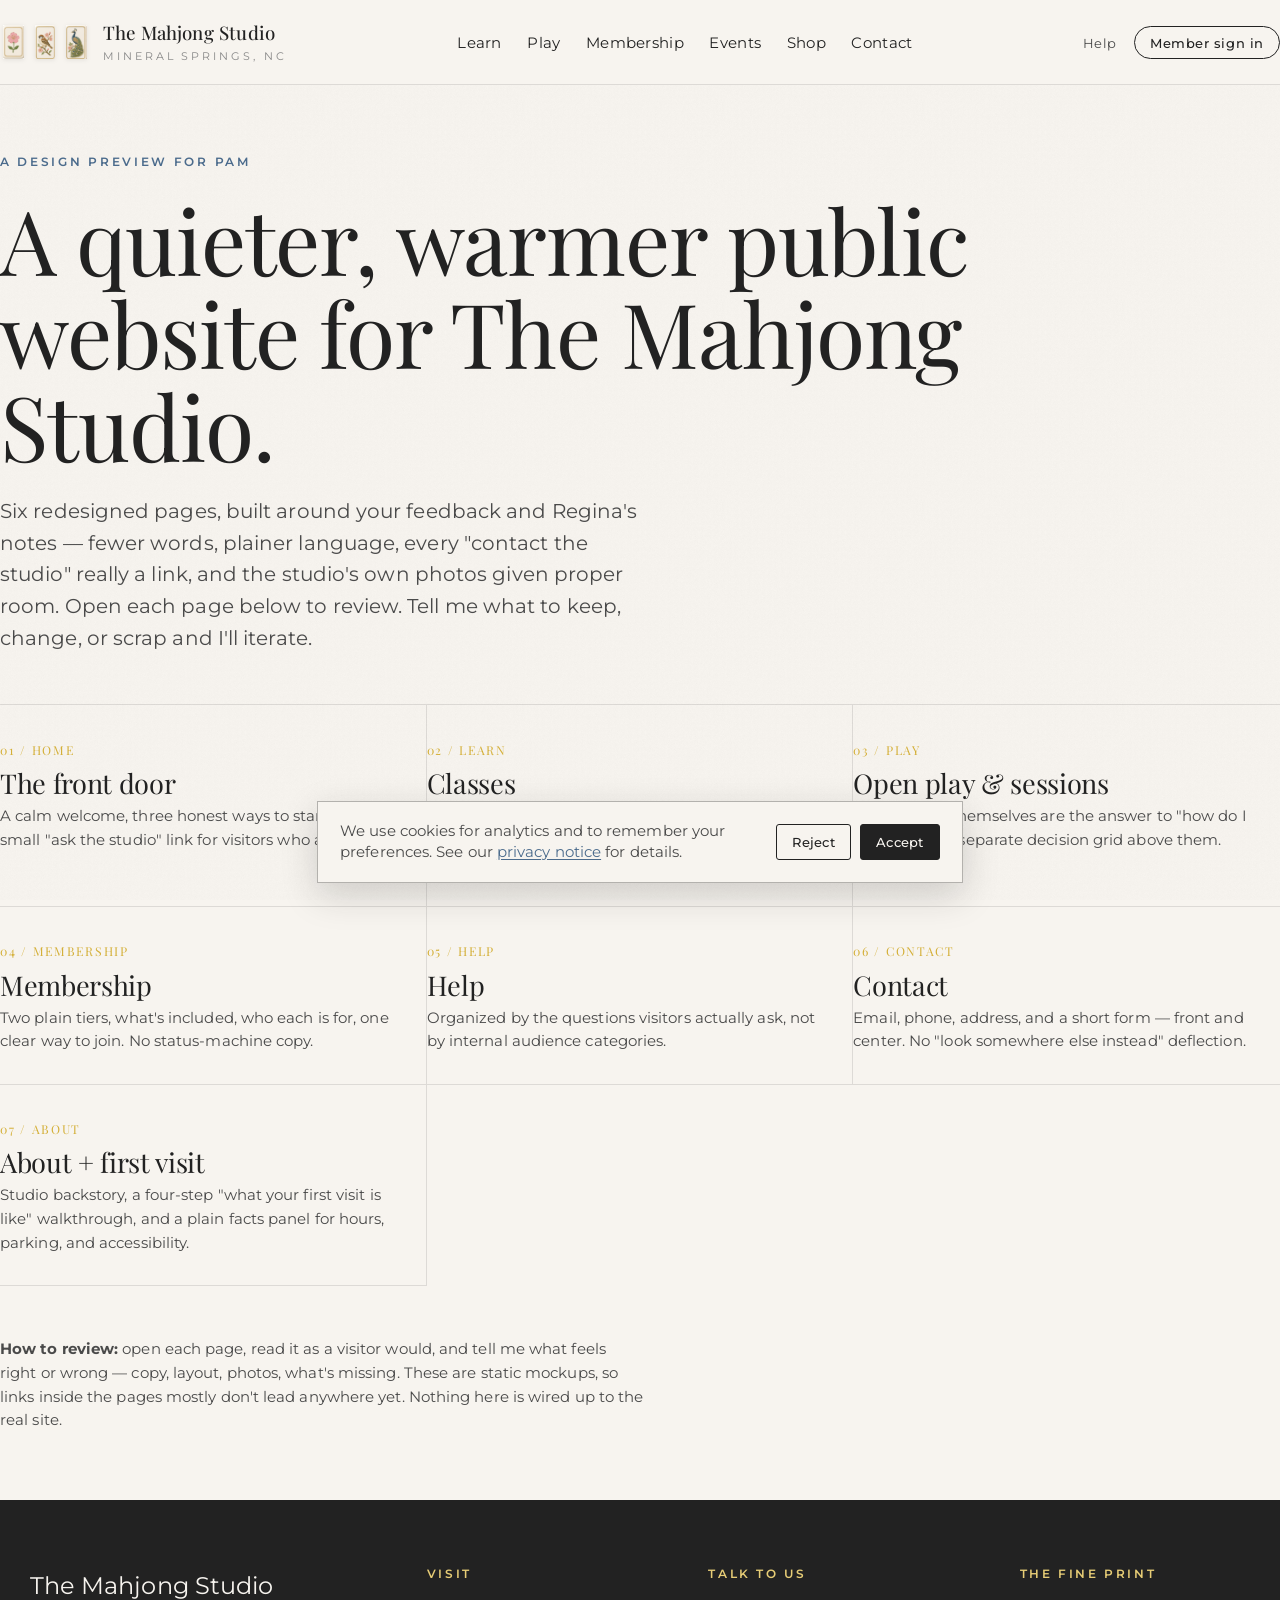
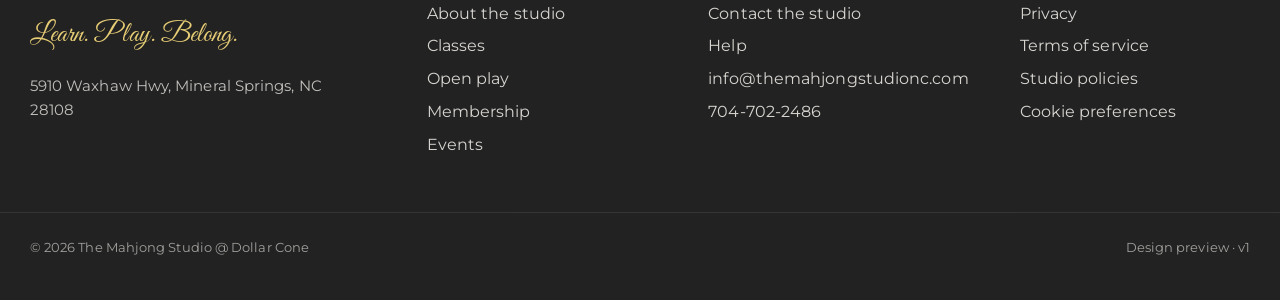
<file: index.html>
<!doctype html>
<html lang="en">
<head>
  <meta charset="utf-8" />
  <meta name="viewport" content="width=device-width, initial-scale=1" />
  <title>Public site redesign — design preview</title>
  <link rel="stylesheet" href="./_shared.css?v=3" />
</head>
<body>
  <header class="site-nav">
    <div class="shell row">
      <a class="brandmark" href="./index.html">
        <span class="tiles">
          <img src="./assets/mahjong-logo-tile-flower.png" alt="" />
          <img src="./assets/mahjong-logo-tile-sparrow.png" alt="" />
          <img src="./assets/mahjong-logo-tile-peacock.png" alt="" />
        </span>
        <span>
          <span class="name">The Mahjong Studio</span>
          <span class="loc">Mineral Springs, NC</span>
        </span>
      </a>
      <nav>
        <ul class="primary-nav">
          <li><a href="./classes.html">Learn</a></li>
          <li><a href="./sessions.html">Play</a></li>
          <li><a href="./membership.html">Membership</a></li>
          <li><a href="#">Events</a></li>
          <li><a href="#">Shop</a></li>
          <li><a href="./contact.html">Contact</a></li>
        </ul>
      </nav>
      <ul class="utility-nav">
        <li><a href="./help.html">Help</a></li>
        <li><a class="member" href="#">Member sign in</a></li>
      </ul>
    </div>
  </header>

  <main class="shell cover">
    <span class="eyebrow coral">A design preview for Pam</span>
    <h1 class="serif">A quieter, warmer public website for The Mahjong Studio.</h1>
    <p class="lede">
      Six redesigned pages, built around your feedback and Regina's notes — fewer words, plainer language,
      every "contact the studio" really a link, and the studio's own photos given proper room. Open each
      page below to review. Tell me what to keep, change, or scrap and I'll iterate.
    </p>

    <nav class="cover-grid" aria-label="Design previews">
      <a href="./home.html">
        <span class="num">01 / HOME</span>
        <h3>The front door</h3>
        <p>A calm welcome, three honest ways to start, and one small "ask the studio" link for visitors who aren't sure.</p>
      </a>
      <a href="./classes.html">
        <span class="num">02 / LEARN</span>
        <h3>Classes</h3>
        <p>Plain-language pathway for beginners and returning players, no "open for enrollment" or other system phrases.</p>
      </a>
      <a href="./sessions.html">
        <span class="num">03 / PLAY</span>
        <h3>Open play & sessions</h3>
        <p>The sessions themselves are the answer to "how do I choose" — no separate decision grid above them.</p>
      </a>
      <a href="./membership.html">
        <span class="num">04 / MEMBERSHIP</span>
        <h3>Membership</h3>
        <p>Two plain tiers, what's included, who each is for, one clear way to join. No status-machine copy.</p>
      </a>
      <a href="./help.html">
        <span class="num">05 / HELP</span>
        <h3>Help</h3>
        <p>Organized by the questions visitors actually ask, not by internal audience categories.</p>
      </a>
      <a href="./contact.html">
        <span class="num">06 / CONTACT</span>
        <h3>Contact</h3>
        <p>Email, phone, address, and a short form — front and center. No "look somewhere else instead" deflection.</p>
      </a>
      <a href="./about.html">
        <span class="num">07 / ABOUT</span>
        <h3>About + first visit</h3>
        <p>Studio backstory, a four-step "what your first visit is like" walkthrough, and a plain facts panel for hours, parking, and accessibility.</p>
      </a>
    </nav>

    <p style="margin-top: 3rem; color: var(--ink-soft); font-size: 0.9rem; max-width: 38rem;">
      <strong>How to review:</strong> open each page, read it as a visitor would, and tell me what feels right
      or wrong — copy, layout, photos, what's missing. These are static mockups, so links inside the pages
      mostly don't lead anywhere yet. Nothing here is wired up to the real site.
    </p>
  </main>

  <footer class="site-foot">
    <div class="shell row">
      <div>
        <span class="serif" style="font-size: 1.4rem;">The Mahjong Studio</span>
        <span class="tagline">Learn. Play. Belong.</span>
        <p style="font-size: 0.9rem; opacity: 0.75; max-width: 18rem;">
          5910 Waxhaw Hwy, Mineral Springs, NC 28108
        </p>
      </div>
      <div>
        <h4>Visit</h4>
        <a href="./about.html">About the studio</a>
        <a href="./classes.html">Classes</a>
        <a href="./sessions.html">Open play</a>
        <a href="./membership.html">Membership</a>
        <a href="#">Events</a>
      </div>
      <div>
        <h4>Talk to us</h4>
        <a href="./contact.html">Contact the studio</a>
        <a href="./help.html">Help</a>
        <a href="mailto:info@themahjongstudionc.com">info@themahjongstudionc.com</a>
        <a href="tel:7047022486">704-702-2486</a>
      </div>
      <div>
        <h4>The fine print</h4>
        <a href="#">Privacy</a>
        <a href="#">Terms of service</a>
        <a href="#">Studio policies</a>
        <a href="#">Cookie preferences</a>
      </div>
    </div>
    <div class="shell colophon">
      <span>© 2026 The Mahjong Studio @ Dollar Cone</span>
      <span>Design preview · v1</span>
    </div>
  </footer>

  <div class="cookie-banner" id="cookie-banner" role="region" aria-label="Cookie preferences">
    <p>We use cookies for analytics and to remember your preferences. See our <a href="#">privacy notice</a> for details.</p>
    <div class="actions">
      <button type="button" onclick="document.getElementById('cookie-banner').setAttribute('hidden','true'); try{localStorage.setItem('cookies','rejected');}catch(e){}">Reject</button>
      <button type="button" class="primary" onclick="document.getElementById('cookie-banner').setAttribute('hidden','true'); try{localStorage.setItem('cookies','accepted');}catch(e){}">Accept</button>
    </div>
  </div>
  <script>try{if(localStorage.getItem('cookies'))document.getElementById('cookie-banner').setAttribute('hidden','true');}catch(e){}</script>
</body>
</html>
</file>
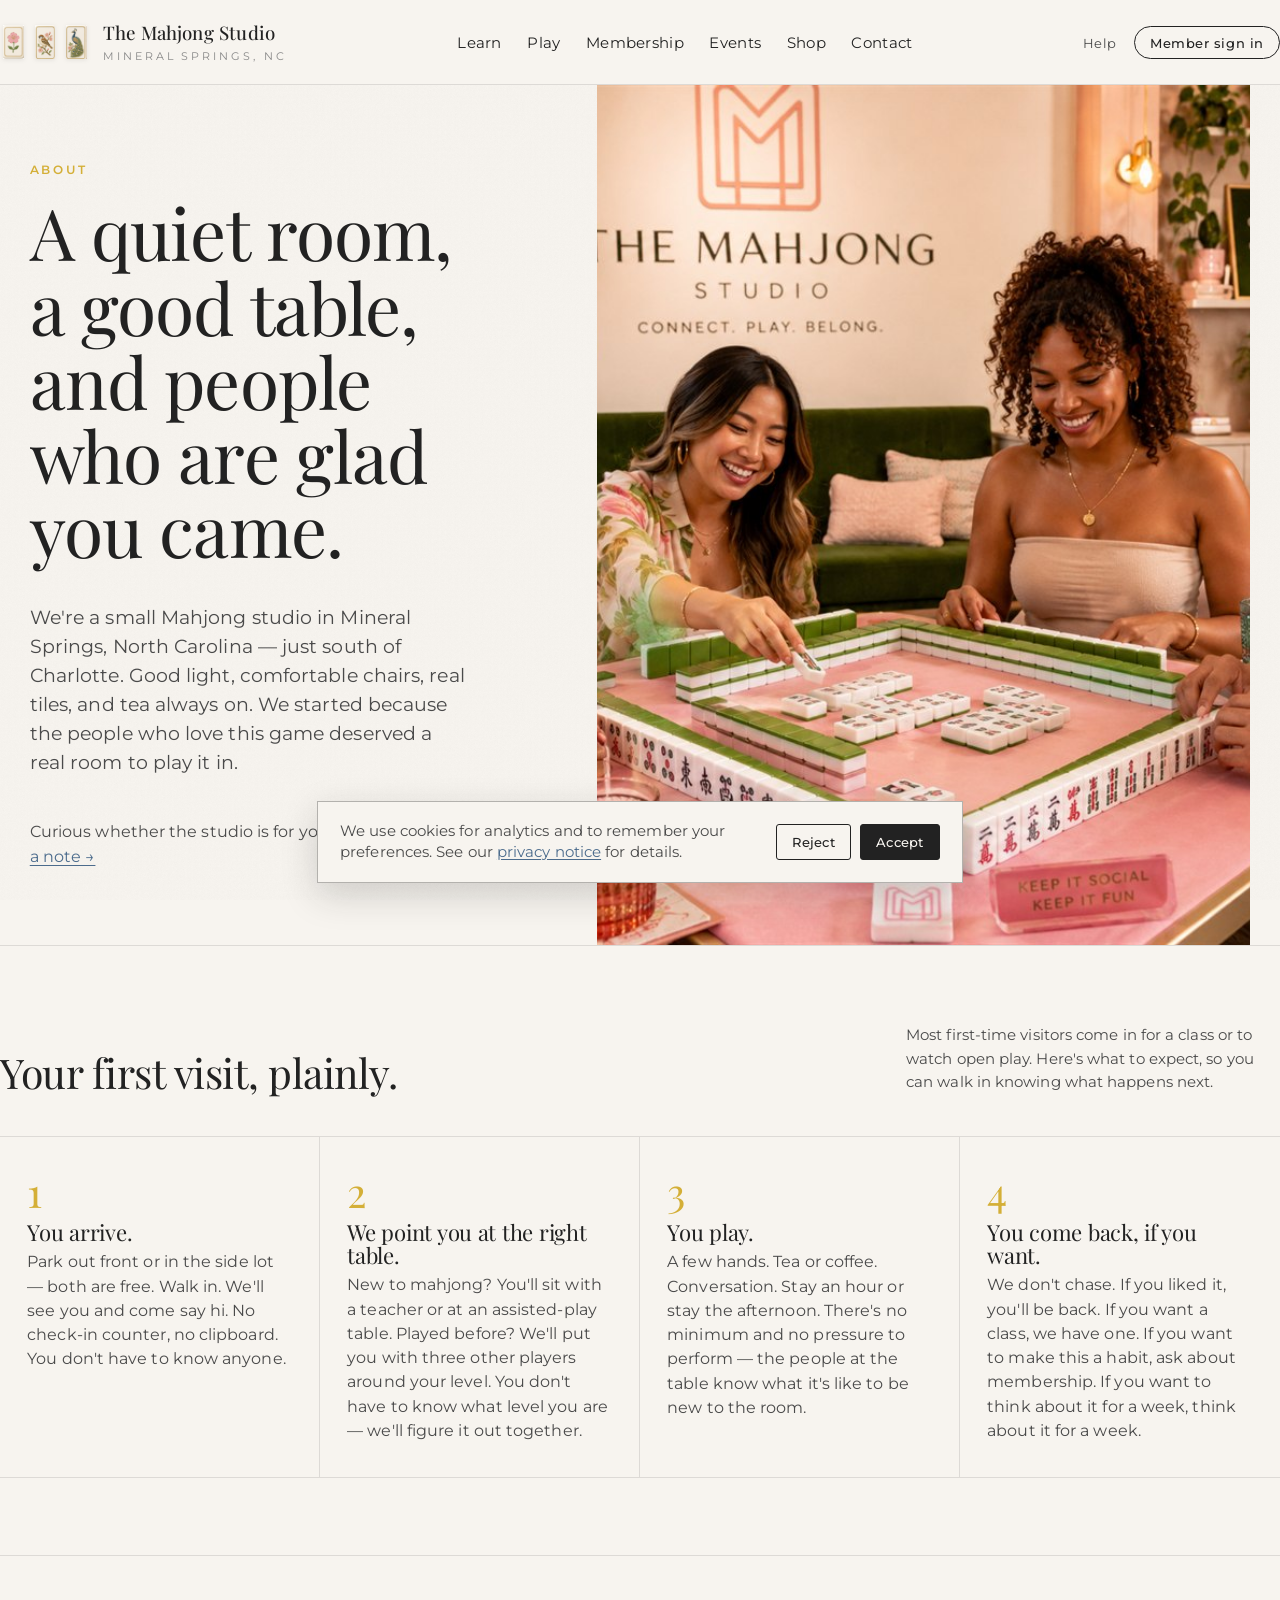
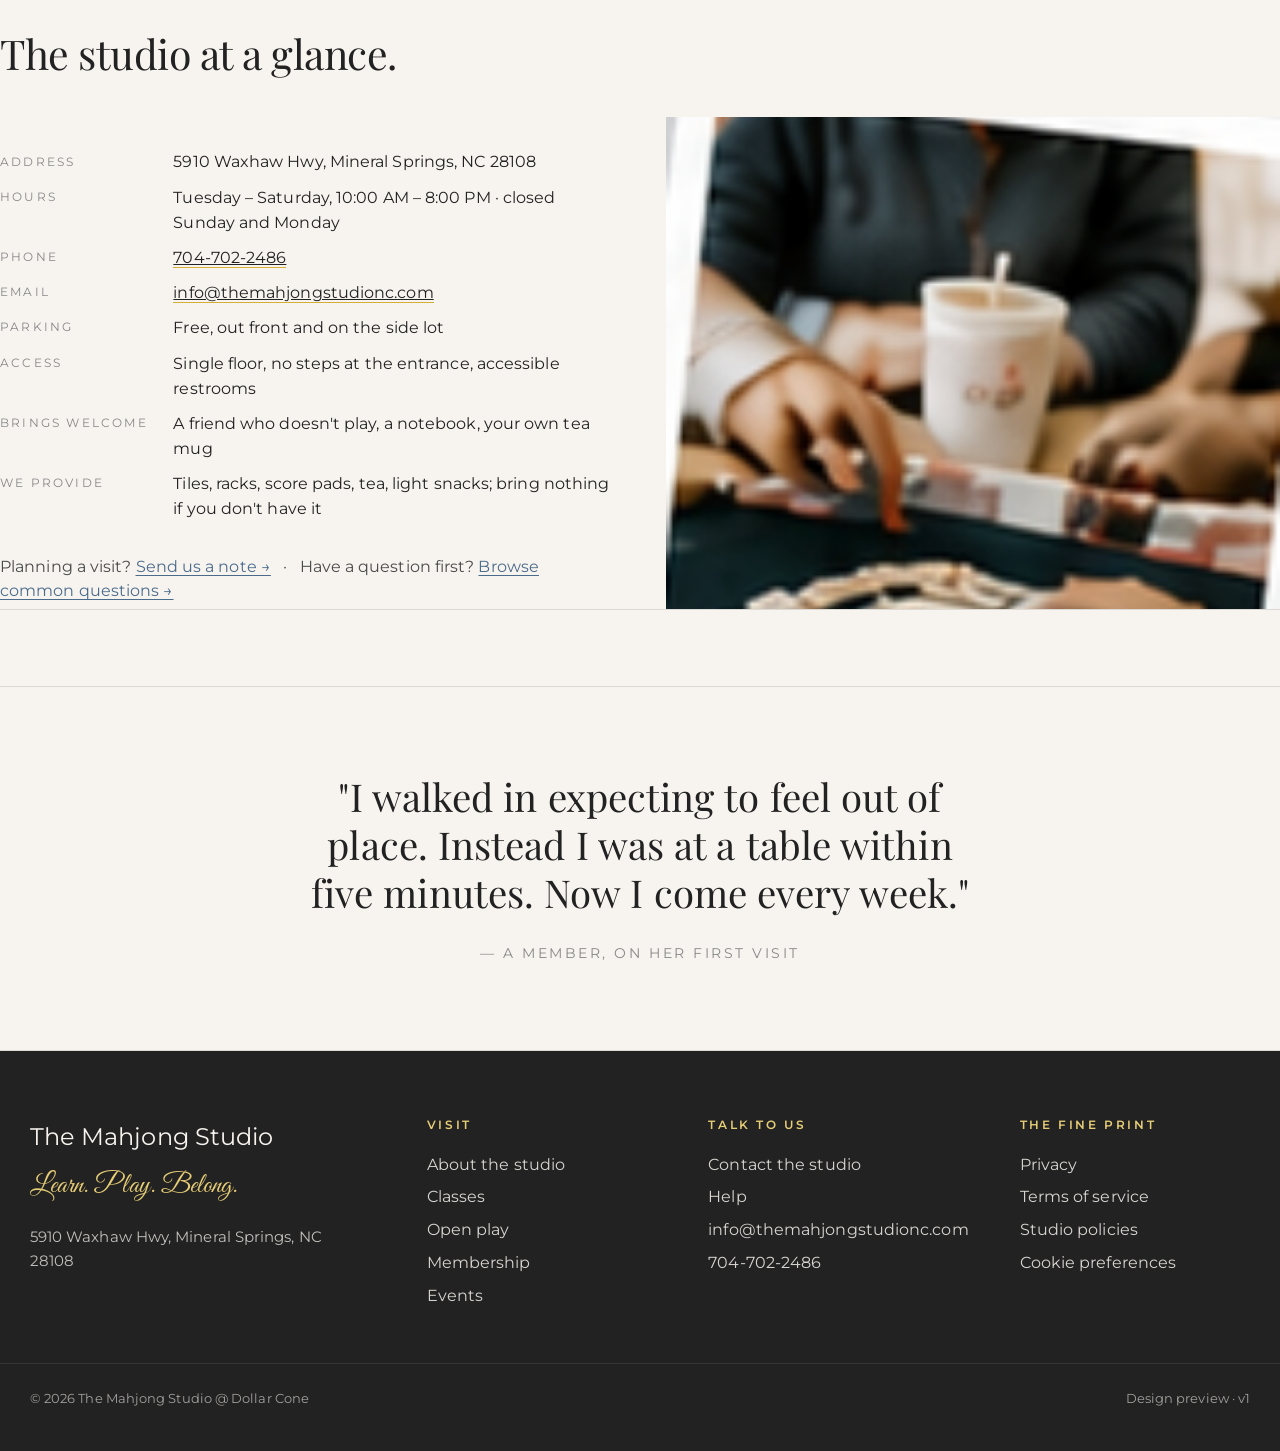
<file: about.html>
<!doctype html>
<html lang="en">
<head>
  <meta charset="utf-8" />
  <meta name="viewport" content="width=device-width, initial-scale=1" />
  <title>About — The Mahjong Studio</title>
  <link rel="stylesheet" href="./_shared.css?v=3" />
</head>
<body>
  <header class="site-nav">
    <div class="shell row">
      <a class="brandmark" href="./index.html">
        <span class="tiles">
          <img src="./assets/mahjong-logo-tile-flower.png" alt="" />
          <img src="./assets/mahjong-logo-tile-sparrow.png" alt="" />
          <img src="./assets/mahjong-logo-tile-peacock.png" alt="" />
        </span>
        <span>
          <span class="name">The Mahjong Studio</span>
          <span class="loc">Mineral Springs, NC</span>
        </span>
      </a>
      <nav>
        <ul class="primary-nav">
          <li><a href="./classes.html">Learn</a></li>
          <li><a href="./sessions.html">Play</a></li>
          <li><a href="./membership.html">Membership</a></li>
          <li><a href="#">Events</a></li>
          <li><a href="#">Shop</a></li>
          <li><a href="./contact.html">Contact</a></li>
        </ul>
      </nav>
      <ul class="utility-nav">
        <li><a href="./help.html">Help</a></li>
        <li><a class="member" href="#">Member sign in</a></li>
      </ul>
    </div>
  </header>

  <main>
    <section class="page-hero shell-wide" aria-labelledby="about-title">
      <div class="copy">
        <span class="eyebrow gold">About</span>
        <h1 id="about-title">A quiet room, a good table, and people who are glad you came.</h1>
        <p class="sub" style="margin-top: 1.6rem;">
          We're a small Mahjong studio in Mineral Springs, North Carolina &mdash; just south of Charlotte.
          Good light, comfortable chairs, real tiles, and tea always on. We started because the people
          who love this game deserved a real room to play it in.
        </p>

        <p class="ask">
          Curious whether the studio is for you? <a href="./contact.html">Stop by, or send us a note &rarr;</a>
        </p>
      </div>
      <div class="photo">
        <img src="./assets/mahjong-studio-about-community.jpg" alt="The studio interior with members at the table" />
      </div>
    </section>

    <section class="section shell-wide" aria-labelledby="visit-title">
      <div class="section-head">
        <h2 id="visit-title">Your first visit, plainly.</h2>
        <p class="meta">
          Most first-time visitors come in for a class or to watch open play. Here's what to expect, so
          you can walk in knowing what happens next.
        </p>
      </div>

      <div class="walkthrough">
        <div class="step">
          <span class="step-num">1</span>
          <h3>You arrive.</h3>
          <p>
            Park out front or in the side lot &mdash; both are free. Walk in. We'll see you and come say hi.
            No check-in counter, no clipboard. You don't have to know anyone.
          </p>
        </div>
        <div class="step">
          <span class="step-num">2</span>
          <h3>We point you at the right table.</h3>
          <p>
            New to mahjong? You'll sit with a teacher or at an assisted-play table. Played before? We'll
            put you with three other players around your level. You don't have to know what level you are
            &mdash; we'll figure it out together.
          </p>
        </div>
        <div class="step">
          <span class="step-num">3</span>
          <h3>You play.</h3>
          <p>
            A few hands. Tea or coffee. Conversation. Stay an hour or stay the afternoon. There's no
            minimum and no pressure to perform &mdash; the people at the table know what it's like to be
            new to the room.
          </p>
        </div>
        <div class="step">
          <span class="step-num">4</span>
          <h3>You come back, if you want.</h3>
          <p>
            We don't chase. If you liked it, you'll be back. If you want a class, we have one. If you
            want to make this a habit, ask about membership. If you want to think about it for a week,
            think about it for a week.
          </p>
        </div>
      </div>
    </section>

    <section class="section shell-wide" aria-labelledby="glance-title">
      <div class="section-head">
        <h2 id="glance-title">The studio at a glance.</h2>
      </div>

      <div class="studio-card" style="padding: 0;">
        <div>
          <dl class="meta">
            <dt>Address</dt><dd>5910 Waxhaw Hwy, Mineral Springs, NC 28108</dd>
            <dt>Hours</dt><dd>Tuesday &ndash; Saturday, 10:00 AM &ndash; 8:00 PM &middot; closed Sunday and Monday</dd>
            <dt>Phone</dt><dd><a href="tel:7047022486" style="color: var(--ink); border-bottom: 1px solid var(--gold);">704-702-2486</a></dd>
            <dt>Email</dt><dd><a href="mailto:info@themahjongstudionc.com" style="color: var(--ink); border-bottom: 1px solid var(--gold);">info@themahjongstudionc.com</a></dd>
            <dt>Parking</dt><dd>Free, out front and on the side lot</dd>
            <dt>Access</dt><dd>Single floor, no steps at the entrance, accessible restrooms</dd>
            <dt>Brings welcome</dt><dd>A friend who doesn't play, a notebook, your own tea mug</dd>
            <dt>We provide</dt><dd>Tiles, racks, score pads, tea, light snacks; bring nothing if you don't have it</dd>
          </dl>

          <p class="ask" style="margin-top: 2rem;">
            Planning a visit? <a href="./contact.html">Send us a note &rarr;</a>
            &nbsp; &middot; &nbsp;
            Have a question first? <a href="./help.html">Browse common questions &rarr;</a>
          </p>
        </div>
        <div class="photo">
          <img src="./assets/mahjong-studio-polaroid-play.png" alt="A member at a class explaining a hand" />
        </div>
      </div>
    </section>

    <section class="pull">
      <div class="shell">
        <blockquote>
          "I walked in expecting to feel out of place. Instead I was at a table within five minutes. Now
          I come every week."
        </blockquote>
        <cite>&mdash; A member, on her first visit</cite>
      </div>
    </section>
  </main>

  <footer class="site-foot">
    <div class="shell row">
      <div>
        <span class="serif" style="font-size: 1.4rem;">The Mahjong Studio</span>
        <span class="tagline">Learn. Play. Belong.</span>
        <p style="font-size: 0.9rem; opacity: 0.75; max-width: 18rem;">5910 Waxhaw Hwy, Mineral Springs, NC 28108</p>
      </div>
      <div>
        <h4>Visit</h4>
        <a href="./about.html">About the studio</a>
        <a href="./classes.html">Classes</a>
        <a href="./sessions.html">Open play</a>
        <a href="./membership.html">Membership</a>
        <a href="#">Events</a>
      </div>
      <div>
        <h4>Talk to us</h4>
        <a href="./contact.html">Contact the studio</a>
        <a href="./help.html">Help</a>
        <a href="mailto:info@themahjongstudionc.com">info@themahjongstudionc.com</a>
        <a href="tel:7047022486">704-702-2486</a>
      </div>
      <div>
        <h4>The fine print</h4>
        <a href="#">Privacy</a>
        <a href="#">Terms of service</a>
        <a href="#">Studio policies</a>
        <a href="#">Cookie preferences</a>
      </div>
    </div>
    <div class="shell colophon">
      <span>&copy; 2026 The Mahjong Studio @ Dollar Cone</span>
      <span>Design preview &middot; v1</span>
    </div>
  </footer>

  <div class="cookie-banner" id="cookie-banner" role="region" aria-label="Cookie preferences">
    <p>We use cookies for analytics and to remember your preferences. See our <a href="#">privacy notice</a> for details.</p>
    <div class="actions">
      <button type="button" onclick="document.getElementById('cookie-banner').setAttribute('hidden','true'); try{localStorage.setItem('cookies','rejected');}catch(e){}">Reject</button>
      <button type="button" class="primary" onclick="document.getElementById('cookie-banner').setAttribute('hidden','true'); try{localStorage.setItem('cookies','accepted');}catch(e){}">Accept</button>
    </div>
  </div>
  <script>try{if(localStorage.getItem('cookies'))document.getElementById('cookie-banner').setAttribute('hidden','true');}catch(e){}</script>
</body>
</html>
</file>
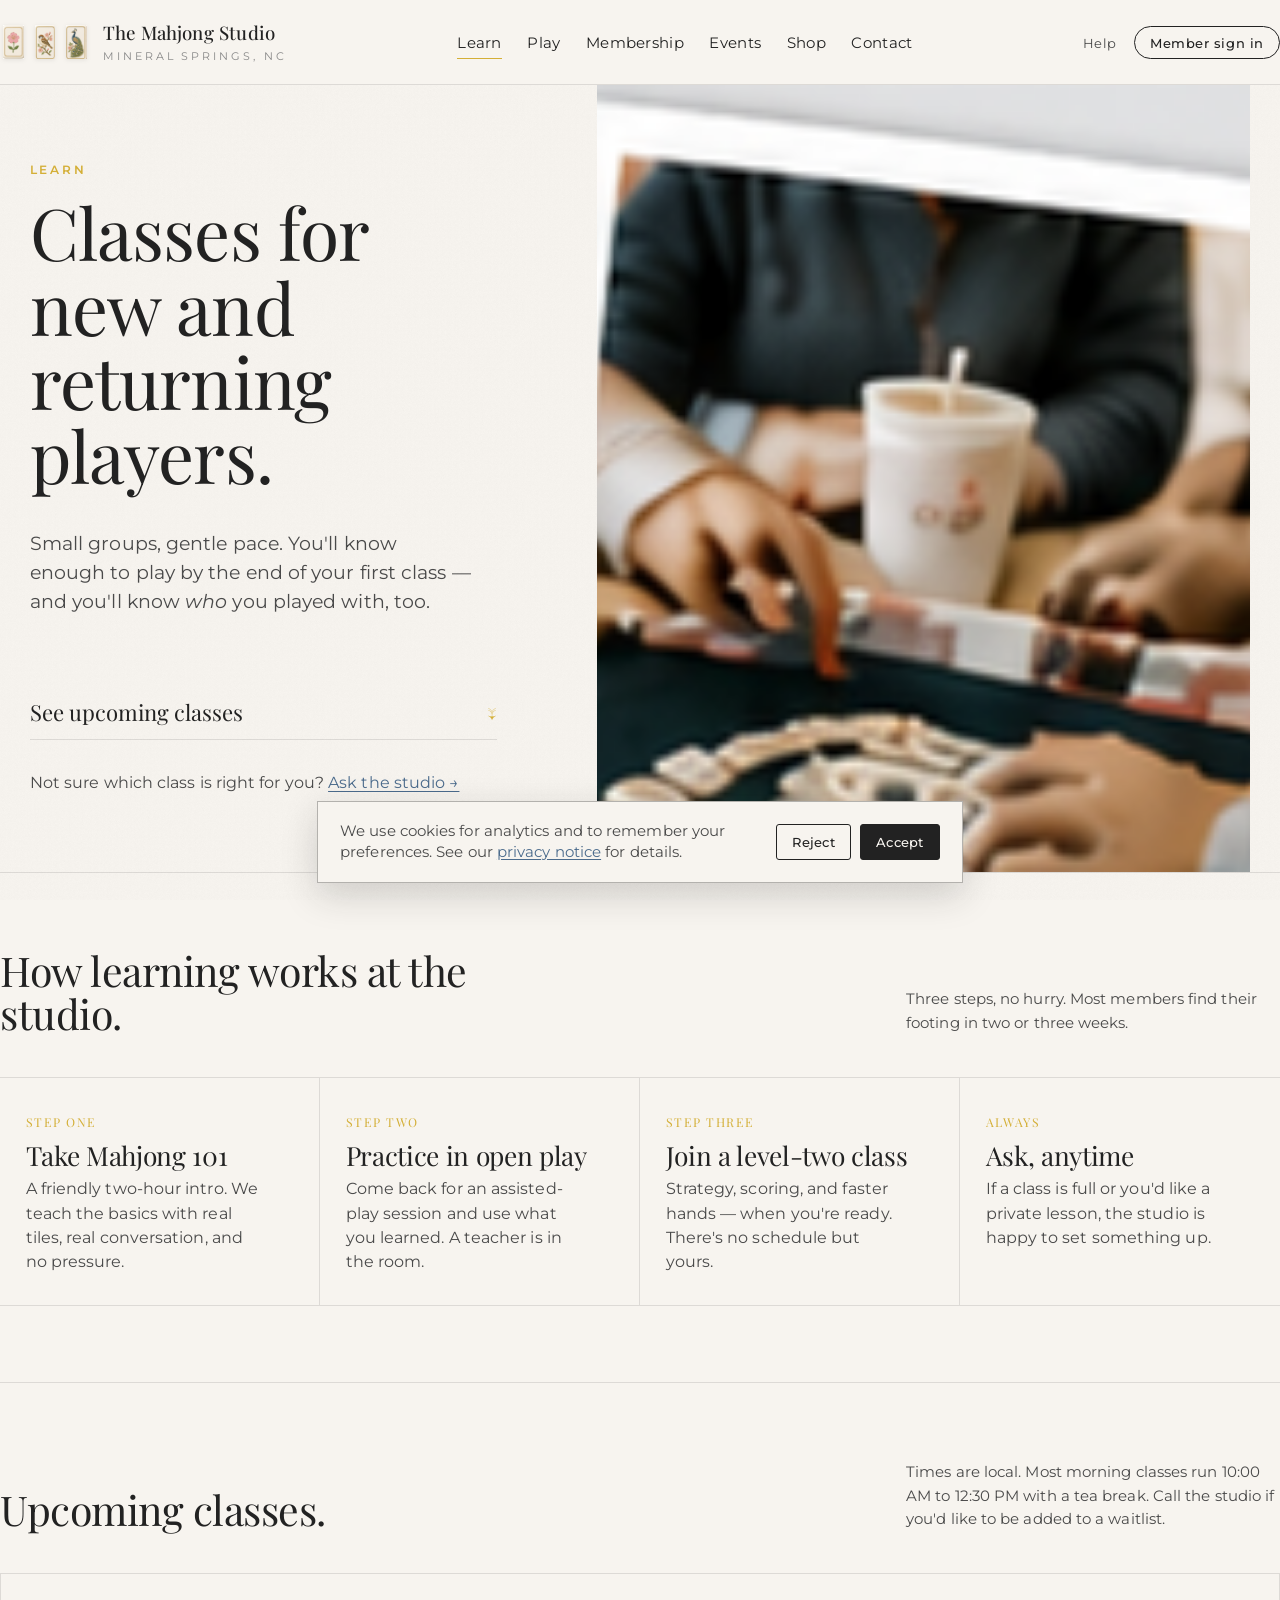
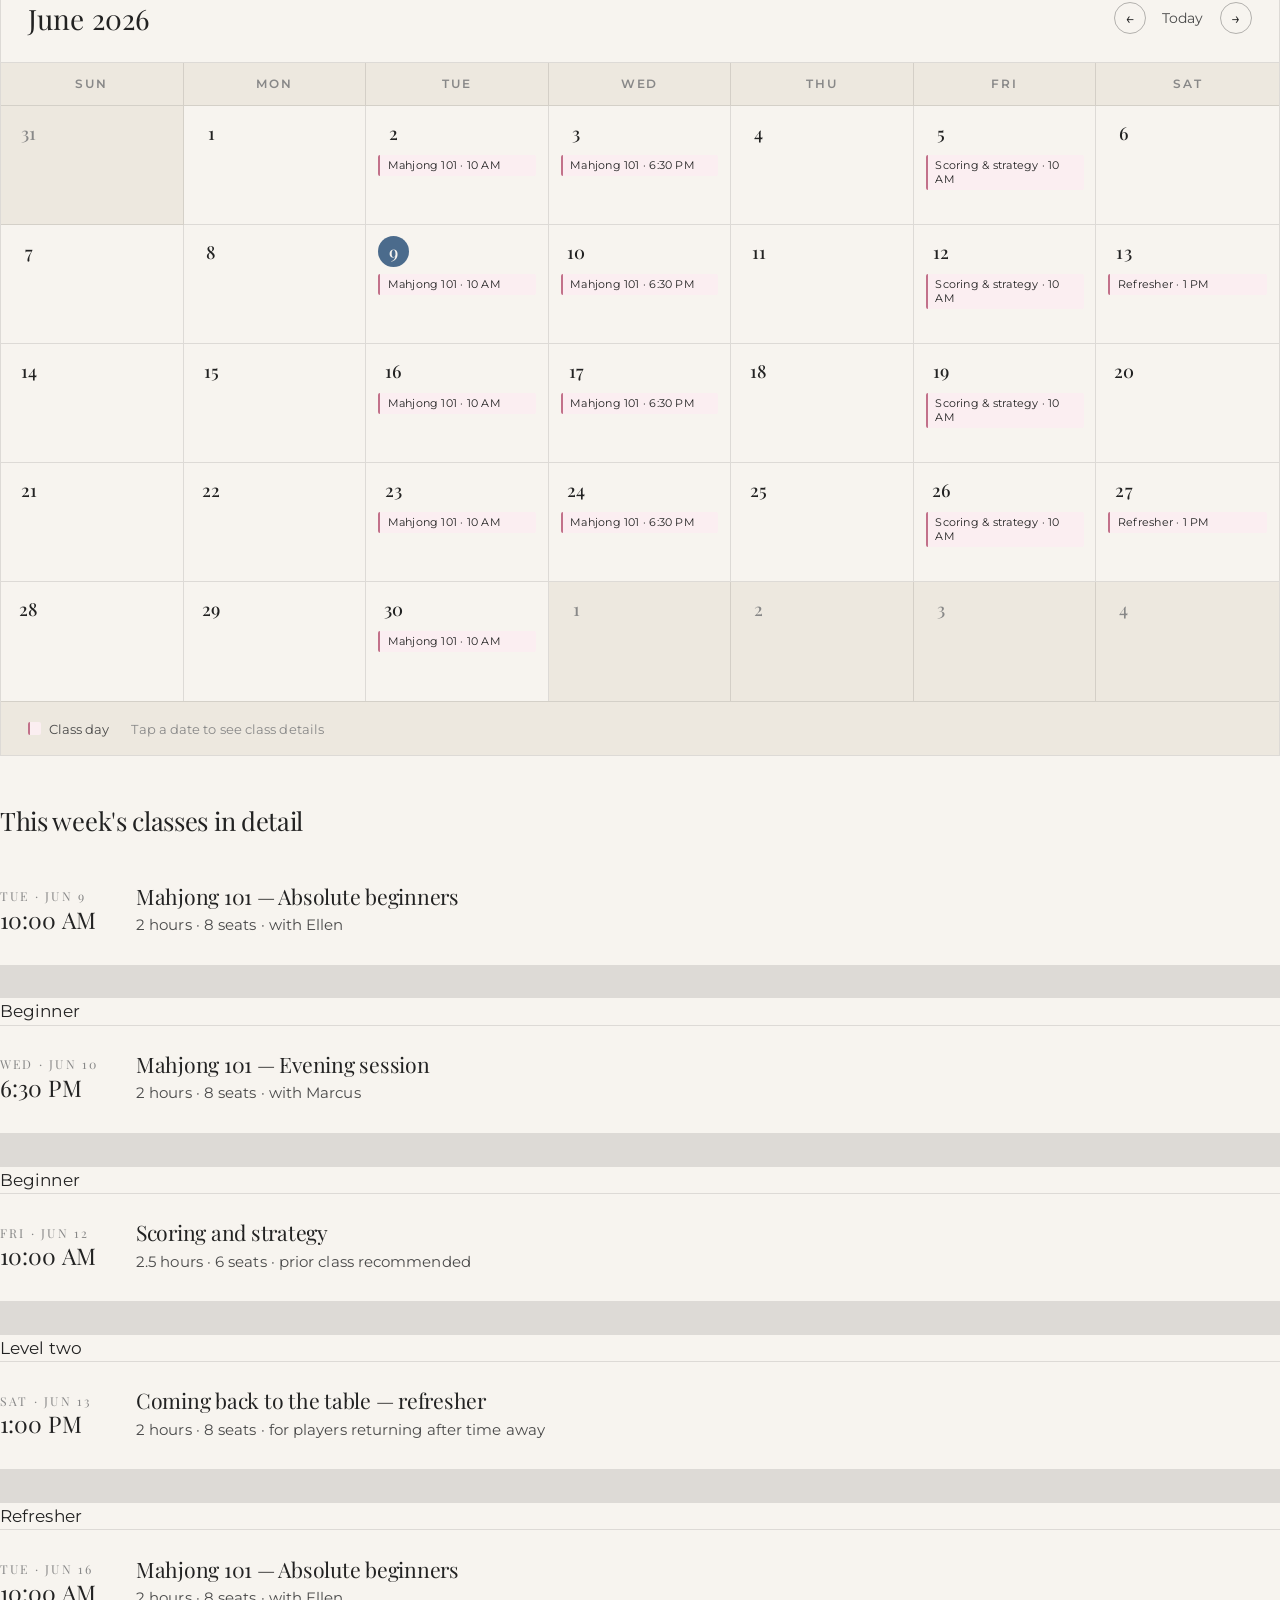
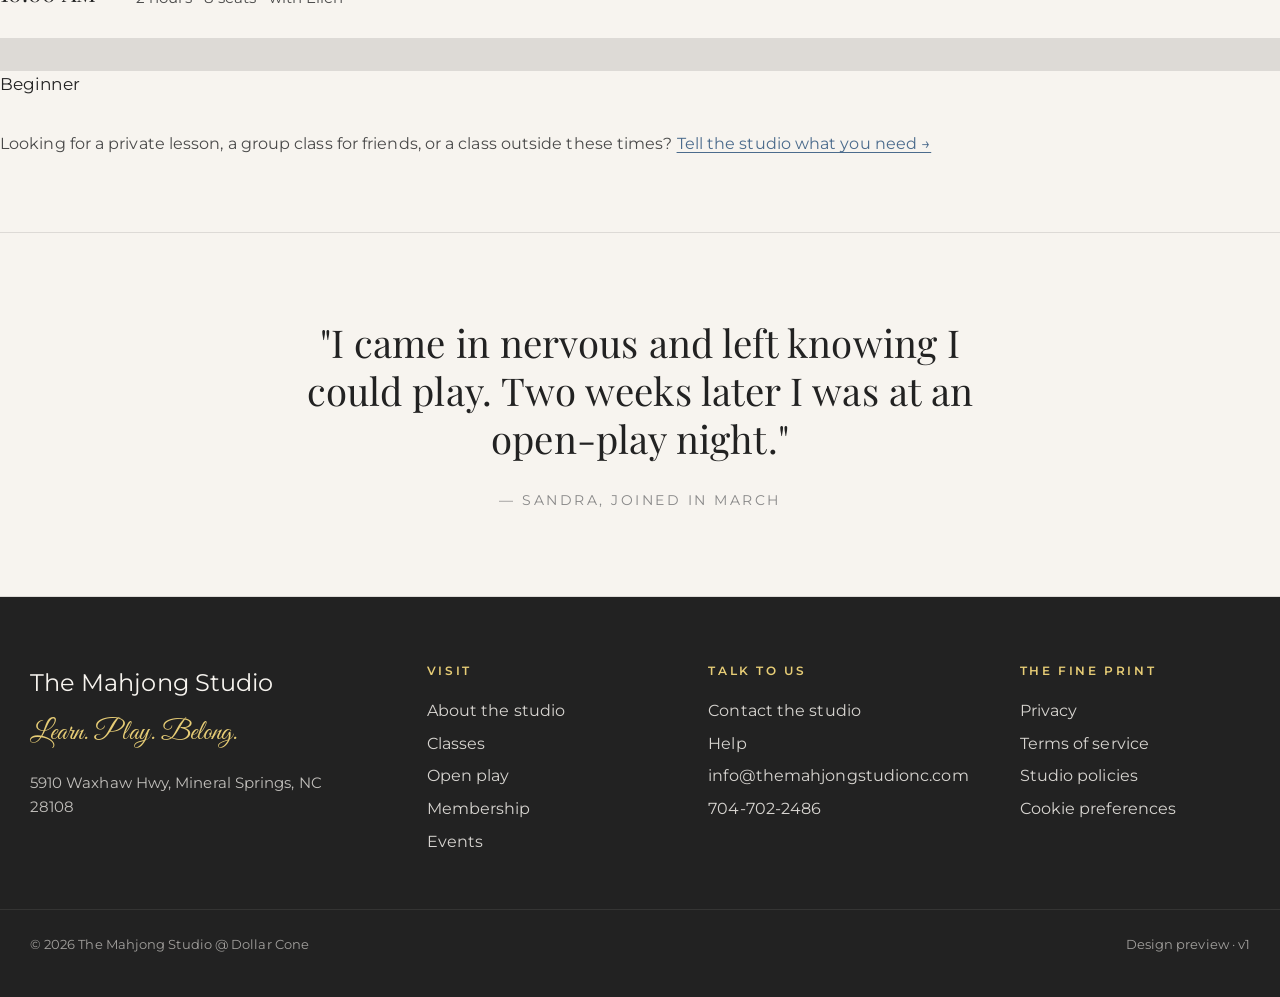
<file: classes.html>
<!doctype html>
<html lang="en">
<head>
  <meta charset="utf-8" />
  <meta name="viewport" content="width=device-width, initial-scale=1" />
  <title>Classes — The Mahjong Studio</title>
  <link rel="stylesheet" href="./_shared.css?v=3" />
</head>
<body>
  <header class="site-nav">
    <div class="shell row">
      <a class="brandmark" href="./index.html">
        <span class="tiles">
          <img src="./assets/mahjong-logo-tile-flower.png" alt="" />
          <img src="./assets/mahjong-logo-tile-sparrow.png" alt="" />
          <img src="./assets/mahjong-logo-tile-peacock.png" alt="" />
        </span>
        <span>
          <span class="name">The Mahjong Studio</span>
          <span class="loc">Mineral Springs, NC</span>
        </span>
      </a>
      <nav>
        <ul class="primary-nav">
          <li><a href="./classes.html" aria-current="page">Learn</a></li>
          <li><a href="./sessions.html">Play</a></li>
          <li><a href="./membership.html">Membership</a></li>
          <li><a href="#">Events</a></li>
          <li><a href="#">Shop</a></li>
          <li><a href="./contact.html">Contact</a></li>
        </ul>
      </nav>
      <ul class="utility-nav">
        <li><a href="./help.html">Help</a></li>
        <li><a class="member" href="#">Member sign in</a></li>
      </ul>
    </div>
  </header>

  <main>
    <section class="page-hero shell-wide" aria-labelledby="classes-title">
      <div class="copy">
        <span class="eyebrow gold">Learn</span>
        <h1 id="classes-title">Classes for new and returning players.</h1>
        <p class="sub" style="margin-top: 1.6rem;">
          Small groups, gentle pace. You'll know enough to play by the end of your first class —
          and you'll know <em>who</em> you played with, too.
        </p>

        <div class="actions" style="margin-top: 2rem;">
          <a href="#schedule">
            <span>See upcoming classes</span>
            <span class="arrow">↓</span>
          </a>
        </div>

        <p class="ask">
          Not sure which class is right for you? <a href="./contact.html">Ask the studio →</a>
        </p>
      </div>
      <div class="photo">
        <img src="./assets/mahjong-studio-polaroid-play.png" alt="A class at the studio with the instructor explaining a hand" />
      </div>
    </section>

    <section class="section shell-wide" aria-labelledby="path-title">
      <div class="section-head">
        <h2 id="path-title">How learning works at the studio.</h2>
        <p class="meta">
          Three steps, no hurry. Most members find their footing in two or three weeks.
        </p>
      </div>

      <div class="feature-grid">
        <div class="feature">
          <span class="num">STEP ONE</span>
          <h3>Take Mahjong 101</h3>
          <p>A friendly two-hour intro. We teach the basics with real tiles, real conversation, and no pressure.</p>
        </div>
        <div class="feature">
          <span class="num">STEP TWO</span>
          <h3>Practice in open play</h3>
          <p>Come back for an assisted-play session and use what you learned. A teacher is in the room.</p>
        </div>
        <div class="feature">
          <span class="num">STEP THREE</span>
          <h3>Join a level-two class</h3>
          <p>Strategy, scoring, and faster hands — when you're ready. There's no schedule but yours.</p>
        </div>
        <div class="feature">
          <span class="num">ALWAYS</span>
          <h3>Ask, anytime</h3>
          <p>If a class is full or you'd like a private lesson, the studio is happy to set something up.</p>
        </div>
      </div>
    </section>

    <section class="section shell-wide" id="schedule" aria-labelledby="schedule-title">
      <div class="section-head">
        <h2 id="schedule-title">Upcoming classes.</h2>
        <p class="meta">
          Times are local. Most morning classes run 10:00 AM to 12:30 PM with a tea break.
          Call the studio if you'd like to be added to a waitlist.
        </p>
      </div>

      <div class="calendar" role="group" aria-label="June 2026 classes at The Mahjong Studio">
        <header>
          <span class="month">June 2026</span>
          <span class="cal-nav">
            <a href="#" aria-label="Previous month">&larr;</a>
            <span class="today">Today</span>
            <a href="#" aria-label="Next month">&rarr;</a>
          </span>
        </header>
        <div class="dow" aria-hidden="true">
          <span>Sun</span><span>Mon</span><span>Tue</span><span>Wed</span><span>Thu</span><span>Fri</span><span>Sat</span>
        </div>
        <div class="grid">
          <div class="day muted"><span class="date">31</span></div>
          <div class="day"><span class="date">1</span></div>
          <div class="day"><span class="date">2</span><span class="chip class">Mahjong 101 &middot; 10 AM</span></div>
          <div class="day"><span class="date">3</span><span class="chip class">Mahjong 101 &middot; 6:30 PM</span></div>
          <div class="day"><span class="date">4</span></div>
          <div class="day"><span class="date">5</span><span class="chip class">Scoring &amp; strategy &middot; 10 AM</span></div>
          <div class="day"><span class="date">6</span></div>

          <div class="day"><span class="date">7</span></div>
          <div class="day"><span class="date">8</span></div>
          <div class="day today"><span class="date">9</span><span class="chip class">Mahjong 101 &middot; 10 AM</span></div>
          <div class="day"><span class="date">10</span><span class="chip class">Mahjong 101 &middot; 6:30 PM</span></div>
          <div class="day"><span class="date">11</span></div>
          <div class="day"><span class="date">12</span><span class="chip class">Scoring &amp; strategy &middot; 10 AM</span></div>
          <div class="day"><span class="date">13</span><span class="chip class">Refresher &middot; 1 PM</span></div>

          <div class="day"><span class="date">14</span></div>
          <div class="day"><span class="date">15</span></div>
          <div class="day"><span class="date">16</span><span class="chip class">Mahjong 101 &middot; 10 AM</span></div>
          <div class="day"><span class="date">17</span><span class="chip class">Mahjong 101 &middot; 6:30 PM</span></div>
          <div class="day"><span class="date">18</span></div>
          <div class="day"><span class="date">19</span><span class="chip class">Scoring &amp; strategy &middot; 10 AM</span></div>
          <div class="day"><span class="date">20</span></div>

          <div class="day"><span class="date">21</span></div>
          <div class="day"><span class="date">22</span></div>
          <div class="day"><span class="date">23</span><span class="chip class">Mahjong 101 &middot; 10 AM</span></div>
          <div class="day"><span class="date">24</span><span class="chip class">Mahjong 101 &middot; 6:30 PM</span></div>
          <div class="day"><span class="date">25</span></div>
          <div class="day"><span class="date">26</span><span class="chip class">Scoring &amp; strategy &middot; 10 AM</span></div>
          <div class="day"><span class="date">27</span><span class="chip class">Refresher &middot; 1 PM</span></div>

          <div class="day"><span class="date">28</span></div>
          <div class="day"><span class="date">29</span></div>
          <div class="day"><span class="date">30</span><span class="chip class">Mahjong 101 &middot; 10 AM</span></div>
          <div class="day muted"><span class="date">1</span></div>
          <div class="day muted"><span class="date">2</span></div>
          <div class="day muted"><span class="date">3</span></div>
          <div class="day muted"><span class="date">4</span></div>
        </div>
        <div class="legend">
          <span class="legend-item"><span class="legend-dot" style="background:var(--blush-soft); border-left-color:#c2718a;"></span> Class day</span>
          <span class="legend-item" style="color: var(--ink-faint);">Tap a date to see class details</span>
        </div>
      </div>

      <h3 style="font-family: 'Playfair Display', Georgia, serif; font-size: 1.5rem; font-weight: 400; margin: 0 0 1.4rem; color: var(--ink);">This week's classes in detail</h3>

      <div class="stack">
        <a class="row-item" href="#">
          <span class="when">
            <span class="day">Tue · Jun 9</span>
            <span class="date">10:00 AM</span>
          </span>
          <span class="body">
            <h4>Mahjong 101 — Absolute beginners</h4>
            <span class="meta">2 hours · 8 seats · with Ellen</span>
            <a class="add-cal" href="#" aria-label="Add to your calendar">Add to your calendar</a>
          </span>
          <span class="tag">Beginner</span>
        </a>
        <a class="row-item" href="#">
          <span class="when">
            <span class="day">Wed · Jun 10</span>
            <span class="date">6:30 PM</span>
          </span>
          <span class="body">
            <h4>Mahjong 101 — Evening session</h4>
            <span class="meta">2 hours · 8 seats · with Marcus</span>
            <a class="add-cal" href="#" aria-label="Add to your calendar">Add to your calendar</a>
          </span>
          <span class="tag">Beginner</span>
        </a>
        <a class="row-item" href="#">
          <span class="when">
            <span class="day">Fri · Jun 12</span>
            <span class="date">10:00 AM</span>
          </span>
          <span class="body">
            <h4>Scoring and strategy</h4>
            <span class="meta">2.5 hours · 6 seats · prior class recommended</span>
            <a class="add-cal" href="#" aria-label="Add to your calendar">Add to your calendar</a>
          </span>
          <span class="tag">Level two</span>
        </a>
        <a class="row-item" href="#">
          <span class="when">
            <span class="day">Sat · Jun 13</span>
            <span class="date">1:00 PM</span>
          </span>
          <span class="body">
            <h4>Coming back to the table — refresher</h4>
            <span class="meta">2 hours · 8 seats · for players returning after time away</span>
            <a class="add-cal" href="#" aria-label="Add to your calendar">Add to your calendar</a>
          </span>
          <span class="tag">Refresher</span>
        </a>
        <a class="row-item" href="#">
          <span class="when">
            <span class="day">Tue · Jun 16</span>
            <span class="date">10:00 AM</span>
          </span>
          <span class="body">
            <h4>Mahjong 101 — Absolute beginners</h4>
            <span class="meta">2 hours · 8 seats · with Ellen</span>
            <a class="add-cal" href="#" aria-label="Add to your calendar">Add to your calendar</a>
          </span>
          <span class="tag">Beginner</span>
        </a>
      </div>

      <p class="ask" style="margin-top: 2rem;">
        Looking for a private lesson, a group class for friends, or a class outside these times?
        <a href="./contact.html">Tell the studio what you need →</a>
      </p>
    </section>

    <section class="pull">
      <div class="shell">
        <blockquote>
          "I came in nervous and left knowing I could play. Two weeks later I was at an open-play night."
        </blockquote>
        <cite>— Sandra, joined in March</cite>
      </div>
    </section>
  </main>

  <footer class="site-foot">
    <div class="shell row">
      <div>
        <span class="serif" style="font-size: 1.4rem;">The Mahjong Studio</span>
        <span class="tagline">Learn. Play. Belong.</span>
        <p style="font-size: 0.9rem; opacity: 0.75; max-width: 18rem;">5910 Waxhaw Hwy, Mineral Springs, NC 28108</p>
      </div>
      <div>
        <h4>Visit</h4>
        <a href="./about.html">About the studio</a>
        <a href="./classes.html">Classes</a>
        <a href="./sessions.html">Open play</a>
        <a href="./membership.html">Membership</a>
        <a href="#">Events</a>
      </div>
      <div>
        <h4>Talk to us</h4>
        <a href="./contact.html">Contact the studio</a>
        <a href="./help.html">Help</a>
        <a href="mailto:info@themahjongstudionc.com">info@themahjongstudionc.com</a>
        <a href="tel:7047022486">704-702-2486</a>
      </div>
      <div>
        <h4>The fine print</h4>
        <a href="#">Privacy</a>
        <a href="#">Terms of service</a>
        <a href="#">Studio policies</a>
        <a href="#">Cookie preferences</a>
      </div>
    </div>
    <div class="shell colophon">
      <span>© 2026 The Mahjong Studio @ Dollar Cone</span>
      <span>Design preview · v1</span>
    </div>
  </footer>

  <div class="cookie-banner" id="cookie-banner" role="region" aria-label="Cookie preferences">
    <p>We use cookies for analytics and to remember your preferences. See our <a href="#">privacy notice</a> for details.</p>
    <div class="actions">
      <button type="button" onclick="document.getElementById('cookie-banner').setAttribute('hidden','true'); try{localStorage.setItem('cookies','rejected');}catch(e){}">Reject</button>
      <button type="button" class="primary" onclick="document.getElementById('cookie-banner').setAttribute('hidden','true'); try{localStorage.setItem('cookies','accepted');}catch(e){}">Accept</button>
    </div>
  </div>
  <script>try{if(localStorage.getItem('cookies'))document.getElementById('cookie-banner').setAttribute('hidden','true');}catch(e){}</script>
</body>
</html>
</file>
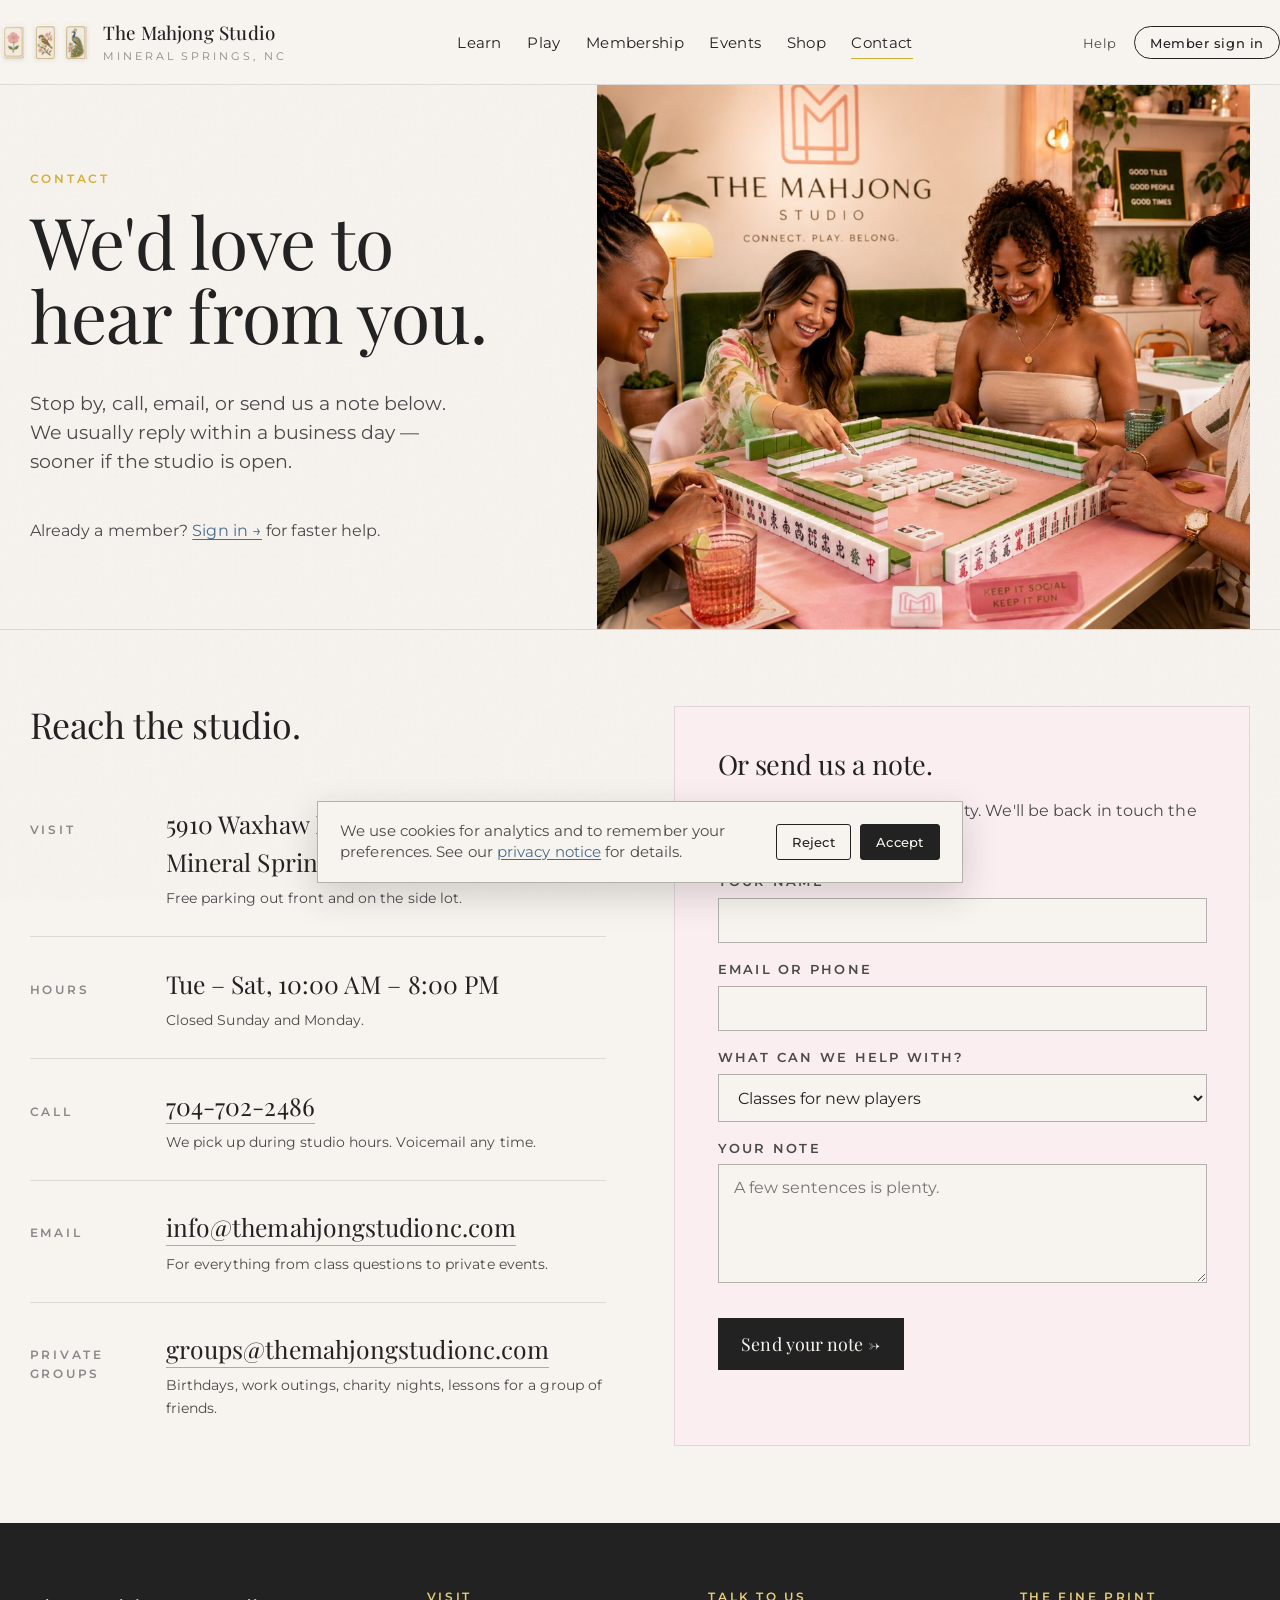
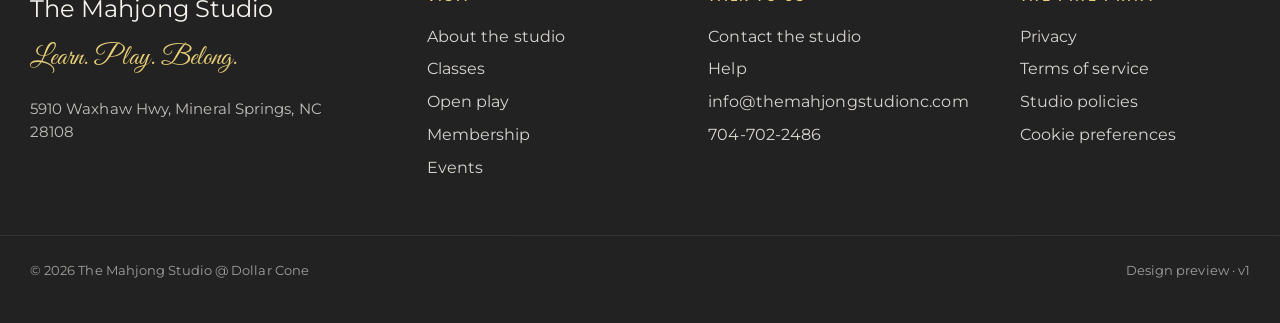
<file: contact.html>
<!doctype html>
<html lang="en">
<head>
  <meta charset="utf-8" />
  <meta name="viewport" content="width=device-width, initial-scale=1" />
  <title>Contact — The Mahjong Studio</title>
  <link rel="stylesheet" href="./_shared.css?v=3" />
</head>
<body>
  <header class="site-nav">
    <div class="shell row">
      <a class="brandmark" href="./index.html">
        <span class="tiles">
          <img src="./assets/mahjong-logo-tile-flower.png" alt="" />
          <img src="./assets/mahjong-logo-tile-sparrow.png" alt="" />
          <img src="./assets/mahjong-logo-tile-peacock.png" alt="" />
        </span>
        <span>
          <span class="name">The Mahjong Studio</span>
          <span class="loc">Mineral Springs, NC</span>
        </span>
      </a>
      <nav>
        <ul class="primary-nav">
          <li><a href="./classes.html">Learn</a></li>
          <li><a href="./sessions.html">Play</a></li>
          <li><a href="./membership.html">Membership</a></li>
          <li><a href="#">Events</a></li>
          <li><a href="#">Shop</a></li>
          <li><a href="./contact.html" aria-current="page">Contact</a></li>
        </ul>
      </nav>
      <ul class="utility-nav">
        <li><a href="./help.html">Help</a></li>
        <li><a class="member" href="#">Member sign in</a></li>
      </ul>
    </div>
  </header>

  <main>
    <section class="page-hero shell-wide" aria-labelledby="contact-title">
      <div class="copy">
        <span class="eyebrow gold">Contact</span>
        <h1 id="contact-title">We'd love to hear from you.</h1>
        <p class="sub" style="margin-top: 1.6rem;">
          Stop by, call, email, or send us a note below. We usually reply within a business day —
          sooner if the studio is open.
        </p>
        <p class="ask">
          Already a member? <a href="#">Sign in →</a> for faster help.
        </p>
      </div>
      <div class="photo">
        <img src="./assets/mahjong-studio-about-community.jpg" alt="The studio welcome table" />
      </div>
    </section>

    <section class="shell-wide">
      <div class="contact-grid">
        <div>
          <h2 style="font-size: clamp(1.7rem, 2.8vw, 2.2rem); margin-bottom: 2rem;">Reach the studio.</h2>

          <dl class="contact-cards">
            <div class="contact-card">
              <dt>Visit</dt>
              <dd>
                <span class="big">5910 Waxhaw Hwy</span><br />
                <span class="big">Mineral Springs, NC 28108</span>
                <small>Free parking out front and on the side lot.</small>
              </dd>
            </div>
            <div class="contact-card">
              <dt>Hours</dt>
              <dd>
                <span class="big">Tue – Sat, 10:00 AM – 8:00 PM</span>
                <small>Closed Sunday and Monday.</small>
              </dd>
            </div>
            <div class="contact-card">
              <dt>Call</dt>
              <dd>
                <span class="big"><a href="tel:7047022486">704-702-2486</a></span>
                <small>We pick up during studio hours. Voicemail any time.</small>
              </dd>
            </div>
            <div class="contact-card">
              <dt>Email</dt>
              <dd>
                <span class="big"><a href="mailto:info@themahjongstudionc.com">info@themahjongstudionc.com</a></span>
                <small>For everything from class questions to private events.</small>
              </dd>
            </div>
            <div class="contact-card">
              <dt>Private<br/>groups</dt>
              <dd>
                <span class="big"><a href="mailto:groups@themahjongstudionc.com">groups@themahjongstudionc.com</a></span>
                <small>Birthdays, work outings, charity nights, lessons for a group of friends.</small>
              </dd>
            </div>
          </dl>
        </div>

        <form class="contact-form" onsubmit="event.preventDefault(); alert('This is a static design preview — no message was sent.');">
          <h3>Or send us a note.</h3>
          <p style="color: var(--ink-soft); font-size: 0.95rem; margin-bottom: 1.4rem;">
            Two or three sentences is plenty. We'll be back in touch the next time we're at the desk.
          </p>

          <label>
            <span>Your name</span>
            <input type="text" name="name" autocomplete="name" required />
          </label>

          <label>
            <span>Email or phone</span>
            <input type="text" name="contact" required />
          </label>

          <label>
            <span>What can we help with?</span>
            <select name="topic">
              <option>Classes for new players</option>
              <option>Open play — when to come</option>
              <option>Membership questions</option>
              <option>A private event or group</option>
              <option>Something else</option>
            </select>
          </label>

          <label>
            <span>Your note</span>
            <textarea name="note" placeholder="A few sentences is plenty."></textarea>
          </label>

          <button type="submit">Send your note →</button>
        </form>
      </div>
    </section>
  </main>

  <footer class="site-foot">
    <div class="shell row">
      <div>
        <span class="serif" style="font-size: 1.4rem;">The Mahjong Studio</span>
        <span class="tagline">Learn. Play. Belong.</span>
        <p style="font-size: 0.9rem; opacity: 0.75; max-width: 18rem;">5910 Waxhaw Hwy, Mineral Springs, NC 28108</p>
      </div>
      <div>
        <h4>Visit</h4>
        <a href="./about.html">About the studio</a>
        <a href="./classes.html">Classes</a>
        <a href="./sessions.html">Open play</a>
        <a href="./membership.html">Membership</a>
        <a href="#">Events</a>
      </div>
      <div>
        <h4>Talk to us</h4>
        <a href="./contact.html">Contact the studio</a>
        <a href="./help.html">Help</a>
        <a href="mailto:info@themahjongstudionc.com">info@themahjongstudionc.com</a>
        <a href="tel:7047022486">704-702-2486</a>
      </div>
      <div>
        <h4>The fine print</h4>
        <a href="#">Privacy</a>
        <a href="#">Terms of service</a>
        <a href="#">Studio policies</a>
        <a href="#">Cookie preferences</a>
      </div>
    </div>
    <div class="shell colophon">
      <span>© 2026 The Mahjong Studio @ Dollar Cone</span>
      <span>Design preview · v1</span>
    </div>
  </footer>

  <div class="cookie-banner" id="cookie-banner" role="region" aria-label="Cookie preferences">
    <p>We use cookies for analytics and to remember your preferences. See our <a href="#">privacy notice</a> for details.</p>
    <div class="actions">
      <button type="button" onclick="document.getElementById('cookie-banner').setAttribute('hidden','true'); try{localStorage.setItem('cookies','rejected');}catch(e){}">Reject</button>
      <button type="button" class="primary" onclick="document.getElementById('cookie-banner').setAttribute('hidden','true'); try{localStorage.setItem('cookies','accepted');}catch(e){}">Accept</button>
    </div>
  </div>
  <script>try{if(localStorage.getItem('cookies'))document.getElementById('cookie-banner').setAttribute('hidden','true');}catch(e){}</script>
</body>
</html>
</file>
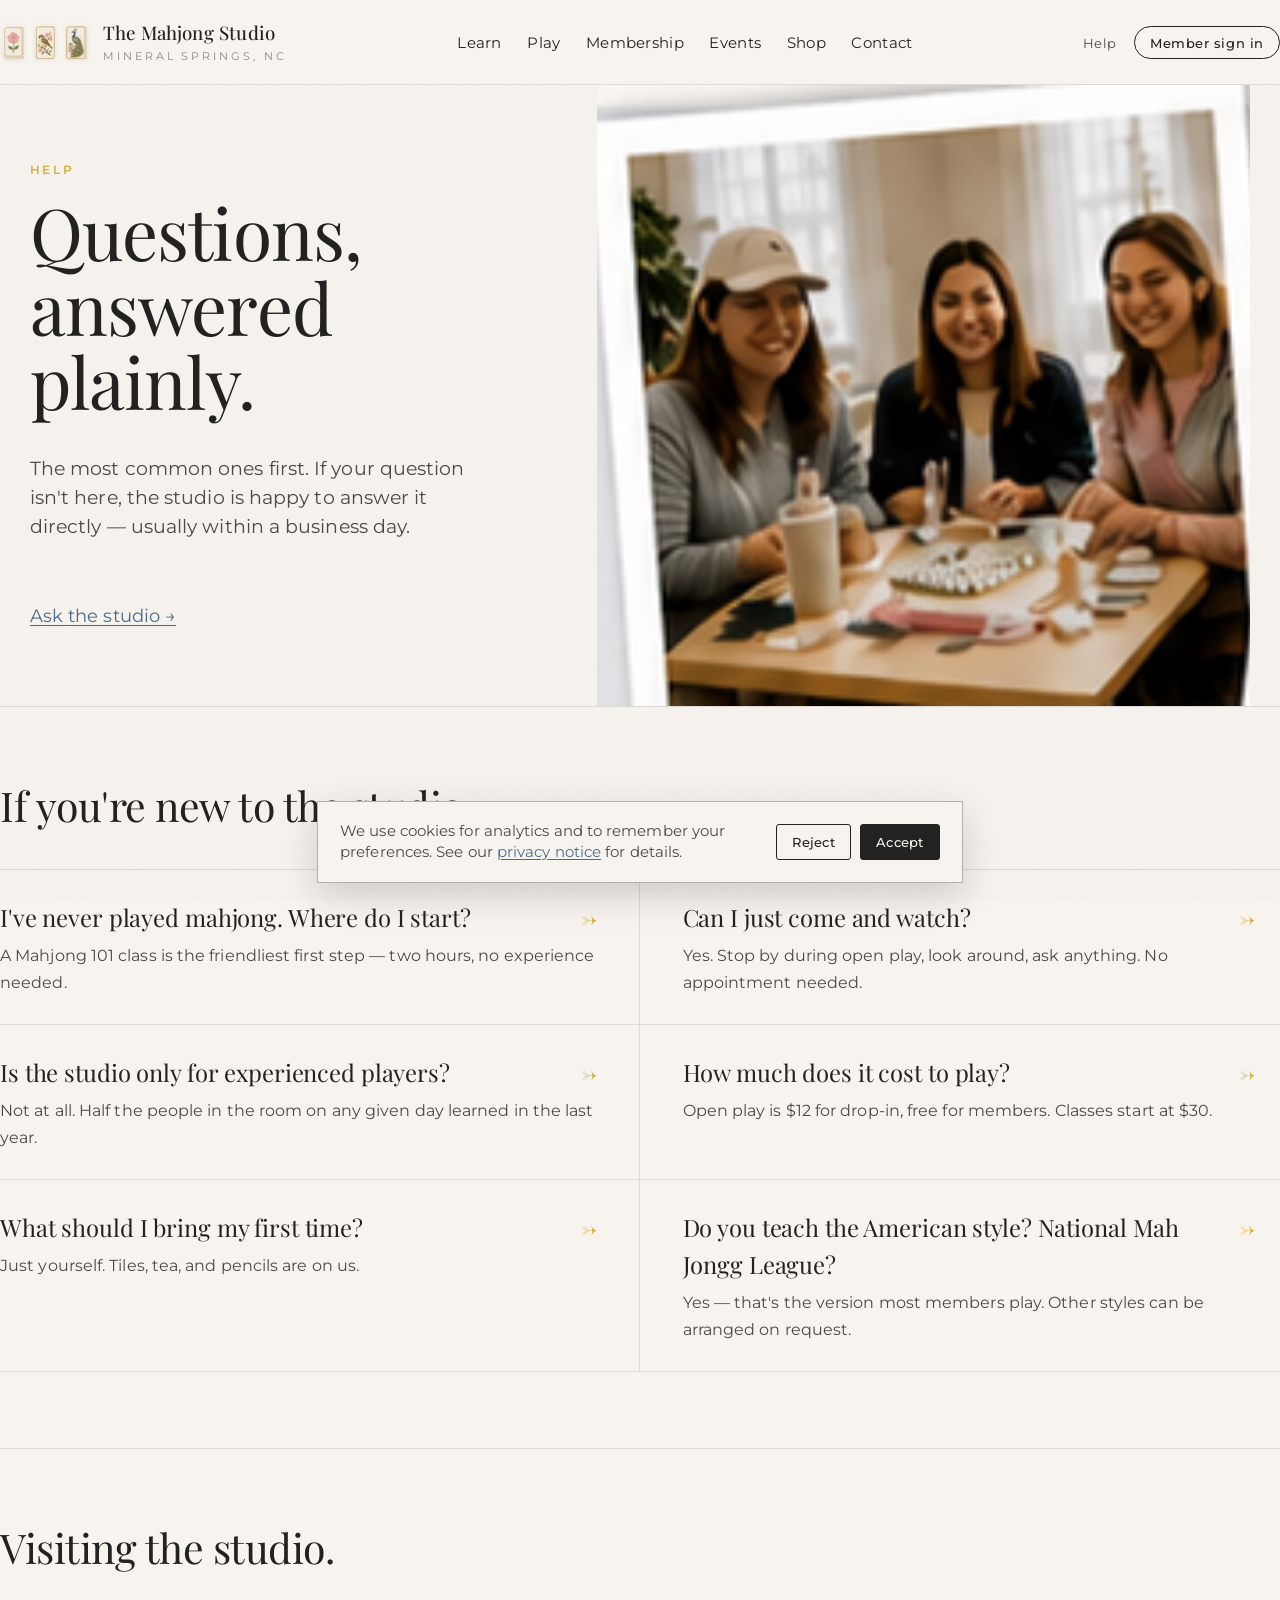
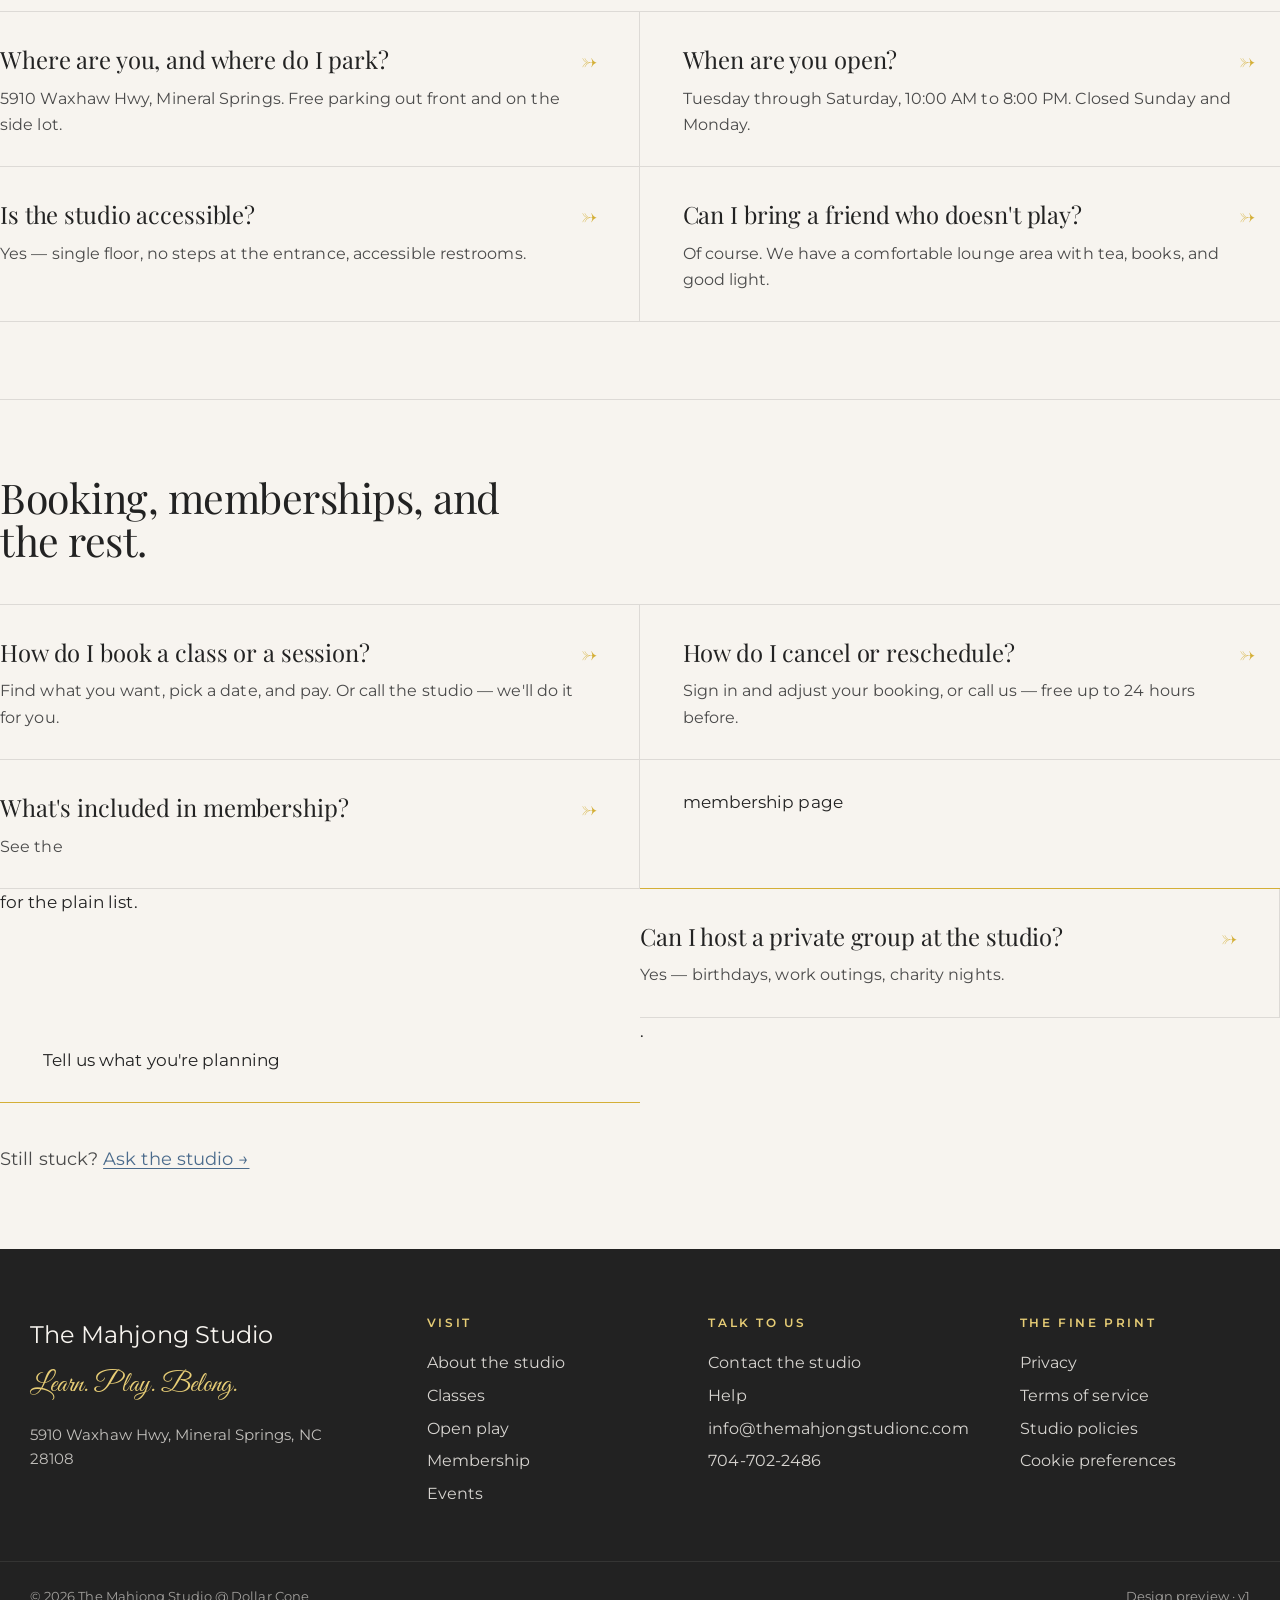
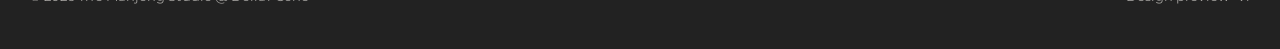
<file: help.html>
<!doctype html>
<html lang="en">
<head>
  <meta charset="utf-8" />
  <meta name="viewport" content="width=device-width, initial-scale=1" />
  <title>Help — The Mahjong Studio</title>
  <link rel="stylesheet" href="./_shared.css?v=3" />
</head>
<body>
  <header class="site-nav">
    <div class="shell row">
      <a class="brandmark" href="./index.html">
        <span class="tiles">
          <img src="./assets/mahjong-logo-tile-flower.png" alt="" />
          <img src="./assets/mahjong-logo-tile-sparrow.png" alt="" />
          <img src="./assets/mahjong-logo-tile-peacock.png" alt="" />
        </span>
        <span>
          <span class="name">The Mahjong Studio</span>
          <span class="loc">Mineral Springs, NC</span>
        </span>
      </a>
      <nav>
        <ul class="primary-nav">
          <li><a href="./classes.html">Learn</a></li>
          <li><a href="./sessions.html">Play</a></li>
          <li><a href="./membership.html">Membership</a></li>
          <li><a href="#">Events</a></li>
          <li><a href="#">Shop</a></li>
          <li><a href="./contact.html">Contact</a></li>
        </ul>
      </nav>
      <ul class="utility-nav">
        <li><a href="./help.html" aria-current="page">Help</a></li>
        <li><a class="member" href="#">Member sign in</a></li>
      </ul>
    </div>
  </header>

  <main>
    <section class="page-hero shell-wide" aria-labelledby="help-title">
      <div class="copy">
        <span class="eyebrow gold">Help</span>
        <h1 id="help-title">Questions, answered plainly.</h1>
        <p class="sub" style="margin-top: 1.6rem;">
          The most common ones first. If your question isn't here,
          the studio is happy to answer it directly — usually within a business day.
        </p>

        <p class="ask" style="margin-top: 1.5rem; font-size: 1.05rem;">
          <a href="./contact.html">Ask the studio →</a>
        </p>
      </div>
      <div class="photo">
        <img src="./assets/mahjong-studio-polaroid-friends.png" alt="A quiet moment at the studio" />
      </div>
    </section>

    <section class="section shell-wide" aria-labelledby="newcomer-title">
      <div class="section-head">
        <h2 id="newcomer-title">If you're new to the studio.</h2>
      </div>
      <div class="q-list">
        <a href="#">
          <span class="q"><span>I've never played mahjong. Where do I start?</span><span class="arrow">→</span></span>
          <span class="a">A Mahjong 101 class is the friendliest first step — two hours, no experience needed.</span>
        </a>
        <a href="#">
          <span class="q"><span>Can I just come and watch?</span><span class="arrow">→</span></span>
          <span class="a">Yes. Stop by during open play, look around, ask anything. No appointment needed.</span>
        </a>
        <a href="#">
          <span class="q"><span>Is the studio only for experienced players?</span><span class="arrow">→</span></span>
          <span class="a">Not at all. Half the people in the room on any given day learned in the last year.</span>
        </a>
        <a href="#">
          <span class="q"><span>How much does it cost to play?</span><span class="arrow">→</span></span>
          <span class="a">Open play is $12 for drop-in, free for members. Classes start at $30.</span>
        </a>
        <a href="#">
          <span class="q"><span>What should I bring my first time?</span><span class="arrow">→</span></span>
          <span class="a">Just yourself. Tiles, tea, and pencils are on us.</span>
        </a>
        <a href="#">
          <span class="q"><span>Do you teach the American style? National Mah Jongg League?</span><span class="arrow">→</span></span>
          <span class="a">Yes — that's the version most members play. Other styles can be arranged on request.</span>
        </a>
      </div>
    </section>

    <section class="section shell-wide" aria-labelledby="visit-title">
      <div class="section-head">
        <h2 id="visit-title">Visiting the studio.</h2>
      </div>
      <div class="q-list">
        <a href="#">
          <span class="q"><span>Where are you, and where do I park?</span><span class="arrow">→</span></span>
          <span class="a">5910 Waxhaw Hwy, Mineral Springs. Free parking out front and on the side lot.</span>
        </a>
        <a href="#">
          <span class="q"><span>When are you open?</span><span class="arrow">→</span></span>
          <span class="a">Tuesday through Saturday, 10:00 AM to 8:00 PM. Closed Sunday and Monday.</span>
        </a>
        <a href="#">
          <span class="q"><span>Is the studio accessible?</span><span class="arrow">→</span></span>
          <span class="a">Yes — single floor, no steps at the entrance, accessible restrooms.</span>
        </a>
        <a href="#">
          <span class="q"><span>Can I bring a friend who doesn't play?</span><span class="arrow">→</span></span>
          <span class="a">Of course. We have a comfortable lounge area with tea, books, and good light.</span>
        </a>
      </div>
    </section>

    <section class="section shell-wide" aria-labelledby="member-help-title" style="border-bottom: 0;">
      <div class="section-head">
        <h2 id="member-help-title">Booking, memberships, and the rest.</h2>
      </div>
      <div class="q-list">
        <a href="#">
          <span class="q"><span>How do I book a class or a session?</span><span class="arrow">→</span></span>
          <span class="a">Find what you want, pick a date, and pay. Or call the studio — we'll do it for you.</span>
        </a>
        <a href="#">
          <span class="q"><span>How do I cancel or reschedule?</span><span class="arrow">→</span></span>
          <span class="a">Sign in and adjust your booking, or call us — free up to 24 hours before.</span>
        </a>
        <a href="#">
          <span class="q"><span>What's included in membership?</span><span class="arrow">→</span></span>
          <span class="a">See the <a href="./membership.html" style="color: inherit; border-bottom: 1px solid var(--gold);">membership page</a> for the plain list.</span>
        </a>
        <a href="#">
          <span class="q"><span>Can I host a private group at the studio?</span><span class="arrow">→</span></span>
          <span class="a">Yes — birthdays, work outings, charity nights. <a href="./contact.html" style="color: inherit; border-bottom: 1px solid var(--gold);">Tell us what you're planning</a>.</span>
        </a>
      </div>

      <p class="ask" style="margin-top: 2.5rem; font-size: 1.05rem;">
        Still stuck? <a href="./contact.html">Ask the studio →</a>
      </p>
    </section>
  </main>

  <footer class="site-foot">
    <div class="shell row">
      <div>
        <span class="serif" style="font-size: 1.4rem;">The Mahjong Studio</span>
        <span class="tagline">Learn. Play. Belong.</span>
        <p style="font-size: 0.9rem; opacity: 0.75; max-width: 18rem;">5910 Waxhaw Hwy, Mineral Springs, NC 28108</p>
      </div>
      <div>
        <h4>Visit</h4>
        <a href="./about.html">About the studio</a>
        <a href="./classes.html">Classes</a>
        <a href="./sessions.html">Open play</a>
        <a href="./membership.html">Membership</a>
        <a href="#">Events</a>
      </div>
      <div>
        <h4>Talk to us</h4>
        <a href="./contact.html">Contact the studio</a>
        <a href="./help.html">Help</a>
        <a href="mailto:info@themahjongstudionc.com">info@themahjongstudionc.com</a>
        <a href="tel:7047022486">704-702-2486</a>
      </div>
      <div>
        <h4>The fine print</h4>
        <a href="#">Privacy</a>
        <a href="#">Terms of service</a>
        <a href="#">Studio policies</a>
        <a href="#">Cookie preferences</a>
      </div>
    </div>
    <div class="shell colophon">
      <span>© 2026 The Mahjong Studio @ Dollar Cone</span>
      <span>Design preview · v1</span>
    </div>
  </footer>

  <div class="cookie-banner" id="cookie-banner" role="region" aria-label="Cookie preferences">
    <p>We use cookies for analytics and to remember your preferences. See our <a href="#">privacy notice</a> for details.</p>
    <div class="actions">
      <button type="button" onclick="document.getElementById('cookie-banner').setAttribute('hidden','true'); try{localStorage.setItem('cookies','rejected');}catch(e){}">Reject</button>
      <button type="button" class="primary" onclick="document.getElementById('cookie-banner').setAttribute('hidden','true'); try{localStorage.setItem('cookies','accepted');}catch(e){}">Accept</button>
    </div>
  </div>
  <script>try{if(localStorage.getItem('cookies'))document.getElementById('cookie-banner').setAttribute('hidden','true');}catch(e){}</script>
</body>
</html>
</file>
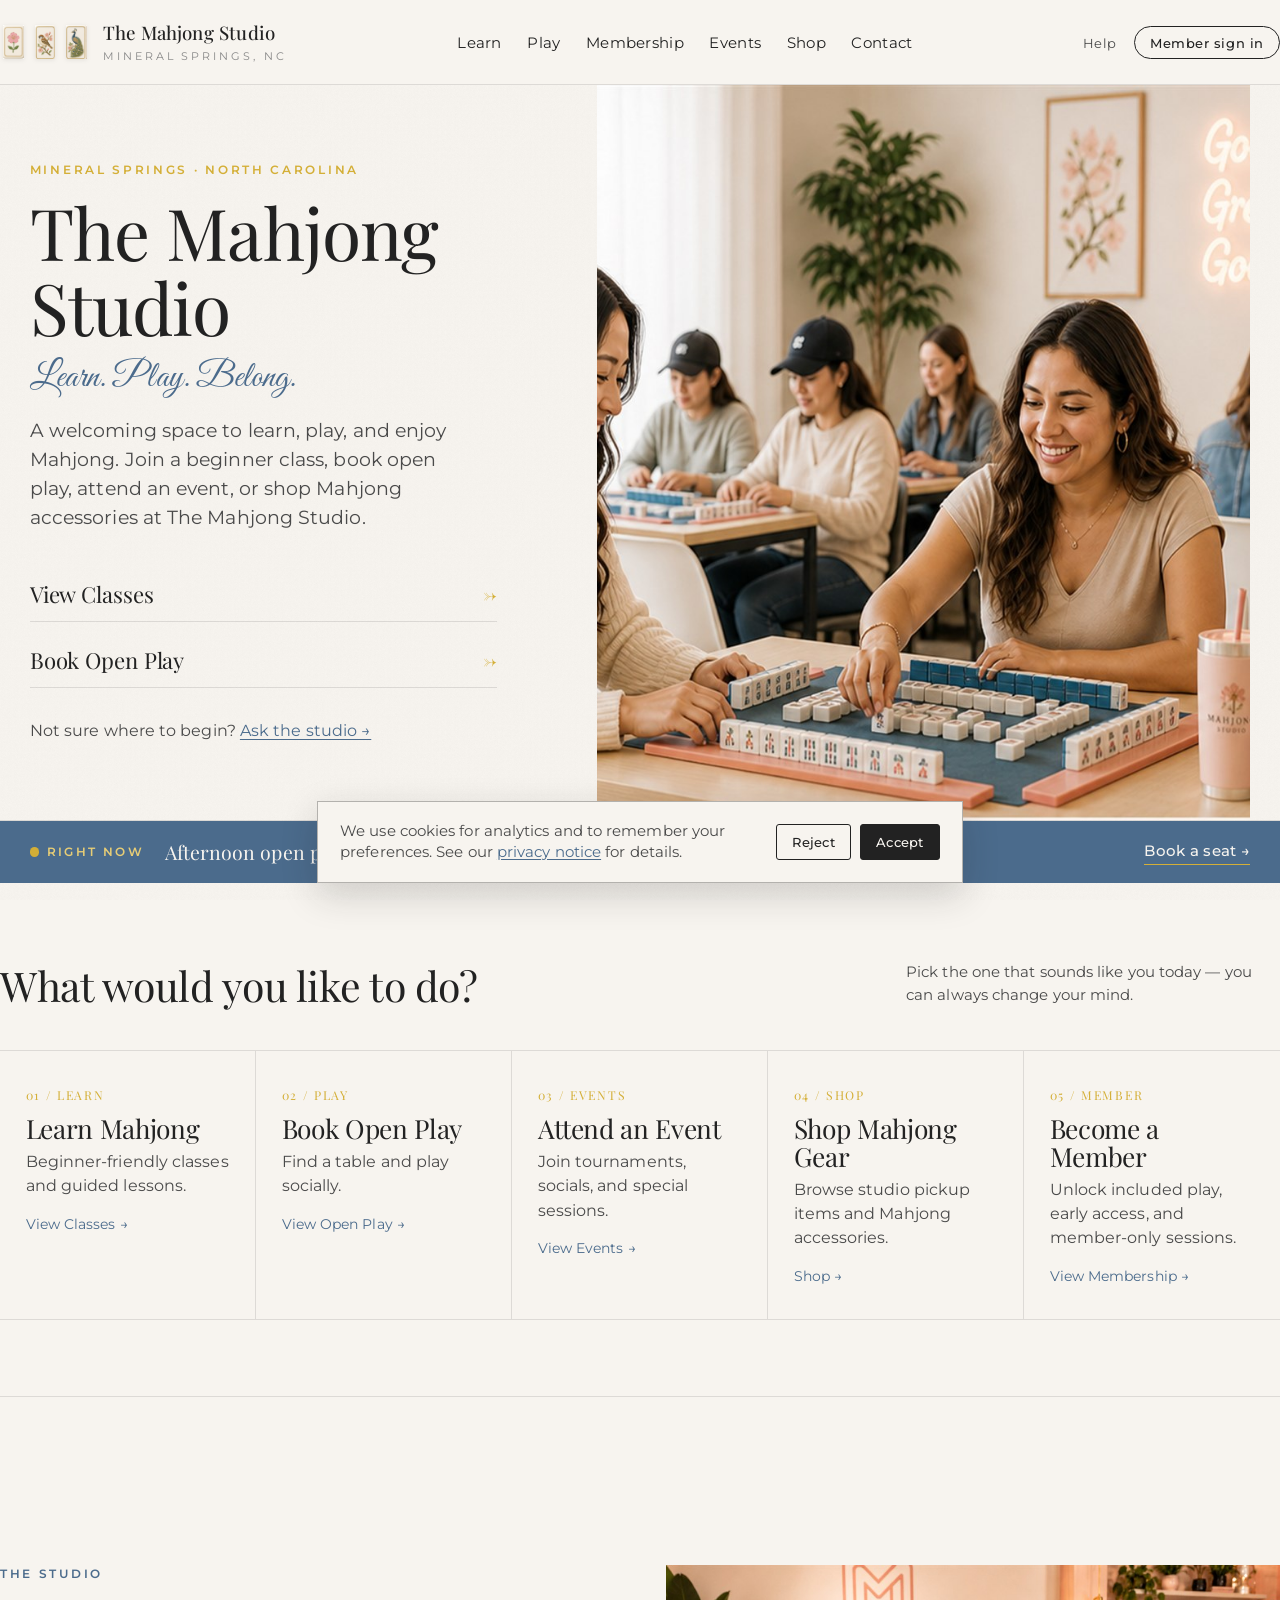
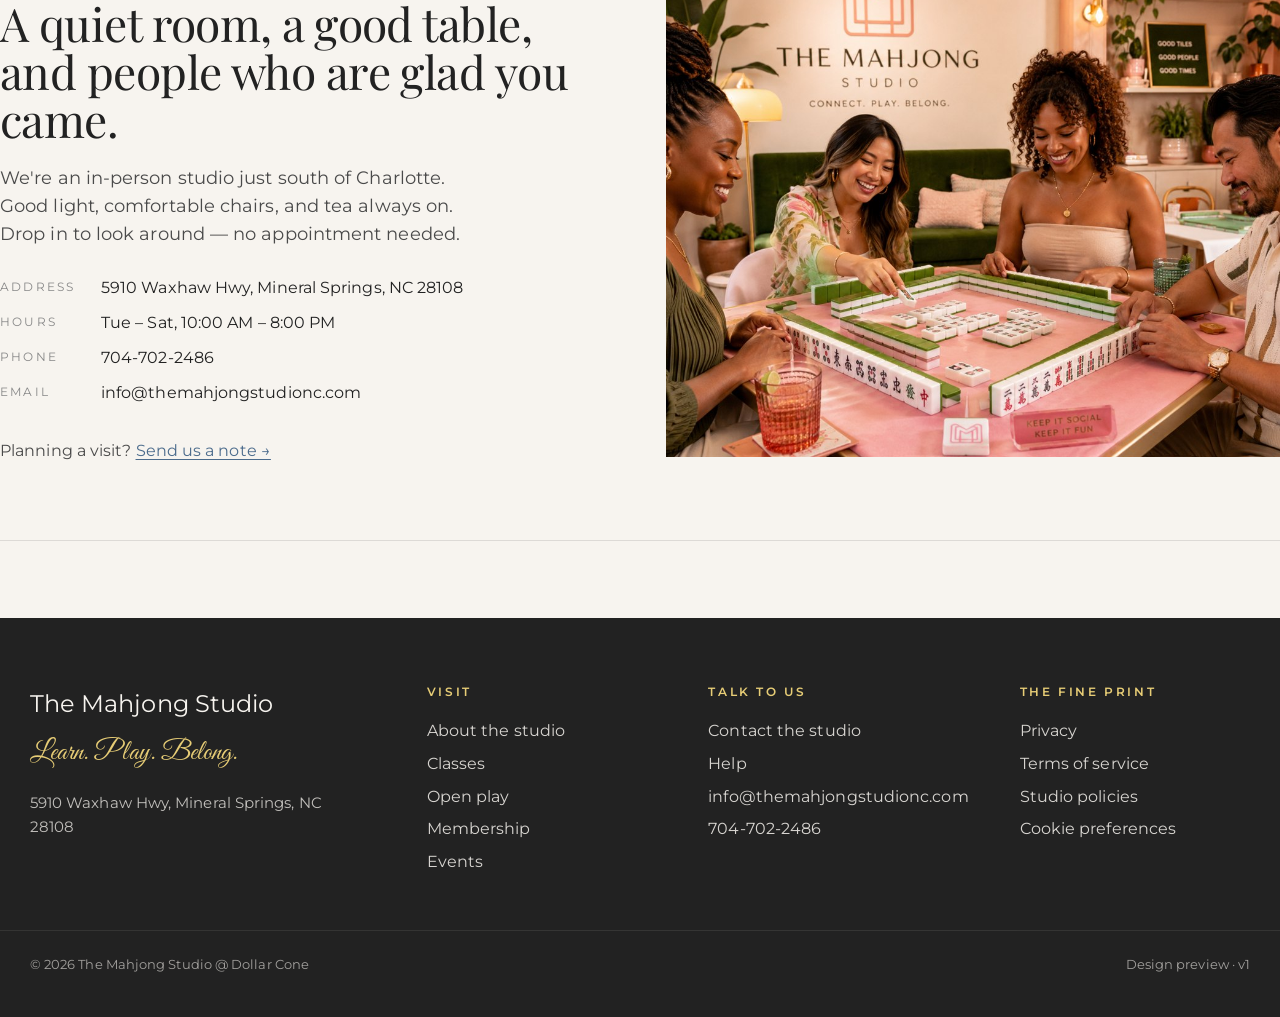
<file: home.html>
<!doctype html>
<html lang="en">
<head>
  <meta charset="utf-8" />
  <meta name="viewport" content="width=device-width, initial-scale=1" />
  <title>The Mahjong Studio — Mineral Springs, NC</title>
  <link rel="stylesheet" href="./_shared.css?v=3" />
</head>
<body>
  <header class="site-nav">
    <div class="shell row">
      <a class="brandmark" href="./index.html">
        <span class="tiles">
          <img src="./assets/mahjong-logo-tile-flower.png" alt="" />
          <img src="./assets/mahjong-logo-tile-sparrow.png" alt="" />
          <img src="./assets/mahjong-logo-tile-peacock.png" alt="" />
        </span>
        <span>
          <span class="name">The Mahjong Studio</span>
          <span class="loc">Mineral Springs, NC</span>
        </span>
      </a>
      <nav>
        <ul class="primary-nav">
          <li><a href="./classes.html">Learn</a></li>
          <li><a href="./sessions.html">Play</a></li>
          <li><a href="./membership.html">Membership</a></li>
          <li><a href="#">Events</a></li>
          <li><a href="#">Shop</a></li>
          <li><a href="./contact.html">Contact</a></li>
        </ul>
      </nav>
      <ul class="utility-nav">
        <li><a href="./help.html">Help</a></li>
        <li><a class="member" href="#">Member sign in</a></li>
      </ul>
    </div>
  </header>

  <main>
    <section class="page-hero shell-wide" aria-labelledby="home-title">
      <div class="copy">
        <span class="eyebrow gold">Mineral Springs · North Carolina</span>
        <h1 id="home-title">The Mahjong Studio</h1>
        <span class="script">Learn. Play. Belong.</span>
        <p class="sub">
          A welcoming space to learn, play, and enjoy Mahjong. Join a beginner class, book open play,
          attend an event, or shop Mahjong accessories at The Mahjong Studio.
        </p>

        <div class="actions">
          <a href="./classes.html">
            <span>View Classes</span>
            <span class="arrow">→</span>
          </a>
          <a href="./sessions.html">
            <span>Book Open Play</span>
            <span class="arrow">→</span>
          </a>
        </div>

        <p class="ask">
          Not sure where to begin? <a href="./contact.html">Ask the studio →</a>
        </p>
      </div>
      <div class="photo">
        <img src="./assets/mahjong-studio-hero-pam-approved.jpg" alt="Studio guests playing together around a table" />
      </div>
    </section>

    <aside class="rightnow" aria-label="What's happening at the studio right now">
      <div class="shell-wide">
        <span class="pulse"><span class="pulse-dot" aria-hidden="true"></span>Right now</span>
        <span class="now-text">Afternoon open play <span class="sep">·</span> three seats left <span class="sep">·</span> ends 4:00 PM</span>
        <a href="./sessions.html">Book a seat →</a>
      </div>
    </aside>

    <section class="section shell-wide" aria-labelledby="paths-title">
      <div class="section-head">
        <h2 id="paths-title">What would you like to do?</h2>
        <p class="meta">
          Pick the one that sounds like you today — you can always change your mind.
        </p>
      </div>

      <div class="feature-grid">
        <a class="feature" href="./classes.html">
          <span class="num">01 / LEARN</span>
          <h3>Learn Mahjong</h3>
          <p>Beginner-friendly classes and guided lessons.</p>
          <span class="more">View Classes →</span>
        </a>
        <a class="feature" href="./sessions.html">
          <span class="num">02 / PLAY</span>
          <h3>Book Open Play</h3>
          <p>Find a table and play socially.</p>
          <span class="more">View Open Play →</span>
        </a>
        <a class="feature" href="#">
          <span class="num">03 / EVENTS</span>
          <h3>Attend an Event</h3>
          <p>Join tournaments, socials, and special sessions.</p>
          <span class="more">View Events →</span>
        </a>
        <a class="feature" href="#">
          <span class="num">04 / SHOP</span>
          <h3>Shop Mahjong Gear</h3>
          <p>Browse studio pickup items and Mahjong accessories.</p>
          <span class="more">Shop →</span>
        </a>
        <a class="feature" href="./membership.html">
          <span class="num">05 / MEMBER</span>
          <h3>Become a Member</h3>
          <p>Unlock included play, early access, and member-only sessions.</p>
          <span class="more">View Membership →</span>
        </a>
      </div>
    </section>

    <section class="section shell-wide" style="border-bottom: 0; padding-top: 5rem;">
      <div class="studio-card">
        <div>
          <span class="eyebrow moss">The studio</span>
          <h2 style="font-size: clamp(2rem, 3.6vw, 2.8rem); margin-top: 0.9rem;">A quiet room, a good table, and people who are glad you came.</h2>
          <p style="color: var(--ink-soft); margin-top: 1.2rem; font-size: 1.05rem; max-width: 28rem;">
            We're an in-person studio just south of Charlotte. Good light, comfortable chairs,
            and tea always on. Drop in to look around — no appointment needed.
          </p>

          <dl class="meta">
            <dt>Address</dt><dd>5910 Waxhaw Hwy, Mineral Springs, NC 28108</dd>
            <dt>Hours</dt><dd>Tue – Sat, 10:00 AM – 8:00 PM</dd>
            <dt>Phone</dt><dd>704-702-2486</dd>
            <dt>Email</dt><dd>info@themahjongstudionc.com</dd>
          </dl>

          <p class="ask" style="margin-top: 2rem;">
            Planning a visit? <a href="./contact.html">Send us a note →</a>
          </p>
        </div>
        <div class="photo">
          <img src="./assets/mahjong-studio-about-community.jpg" alt="Members at the studio sharing a moment" />
        </div>
      </div>
    </section>
  </main>

  <footer class="site-foot">
    <div class="shell row">
      <div>
        <span class="serif" style="font-size: 1.4rem;">The Mahjong Studio</span>
        <span class="tagline">Learn. Play. Belong.</span>
        <p style="font-size: 0.9rem; opacity: 0.75; max-width: 18rem;">
          5910 Waxhaw Hwy, Mineral Springs, NC 28108
        </p>
      </div>
      <div>
        <h4>Visit</h4>
        <a href="./about.html">About the studio</a>
        <a href="./classes.html">Classes</a>
        <a href="./sessions.html">Open play</a>
        <a href="./membership.html">Membership</a>
        <a href="#">Events</a>
      </div>
      <div>
        <h4>Talk to us</h4>
        <a href="./contact.html">Contact the studio</a>
        <a href="./help.html">Help</a>
        <a href="mailto:info@themahjongstudionc.com">info@themahjongstudionc.com</a>
        <a href="tel:7047022486">704-702-2486</a>
      </div>
      <div>
        <h4>The fine print</h4>
        <a href="#">Privacy</a>
        <a href="#">Terms of service</a>
        <a href="#">Studio policies</a>
        <a href="#">Cookie preferences</a>
      </div>
    </div>
    <div class="shell colophon">
      <span>© 2026 The Mahjong Studio @ Dollar Cone</span>
      <span>Design preview · v1</span>
    </div>
  </footer>

  <div class="cookie-banner" id="cookie-banner" role="region" aria-label="Cookie preferences">
    <p>We use cookies for analytics and to remember your preferences. See our <a href="#">privacy notice</a> for details.</p>
    <div class="actions">
      <button type="button" onclick="document.getElementById('cookie-banner').setAttribute('hidden','true'); try{localStorage.setItem('cookies','rejected');}catch(e){}">Reject</button>
      <button type="button" class="primary" onclick="document.getElementById('cookie-banner').setAttribute('hidden','true'); try{localStorage.setItem('cookies','accepted');}catch(e){}">Accept</button>
    </div>
  </div>
  <script>try{if(localStorage.getItem('cookies'))document.getElementById('cookie-banner').setAttribute('hidden','true');}catch(e){}</script>
</body>
</html>
</file>
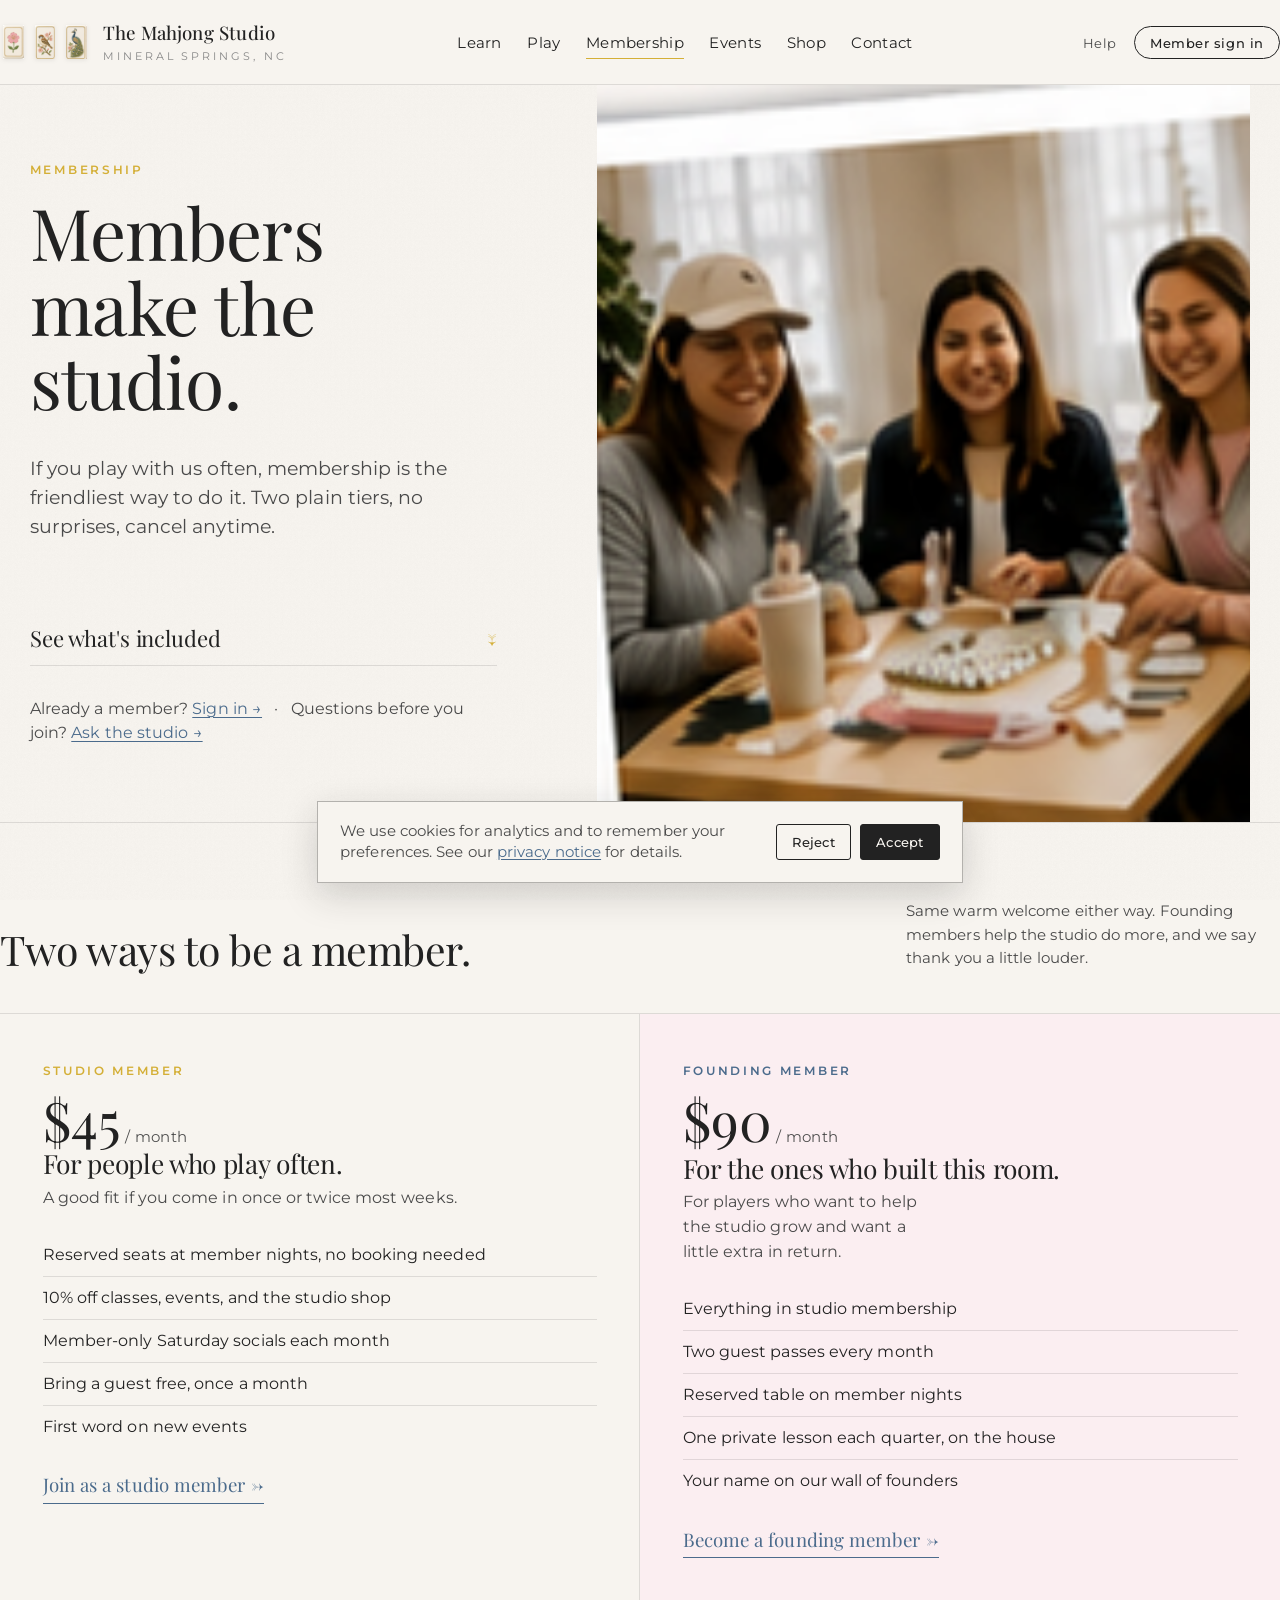
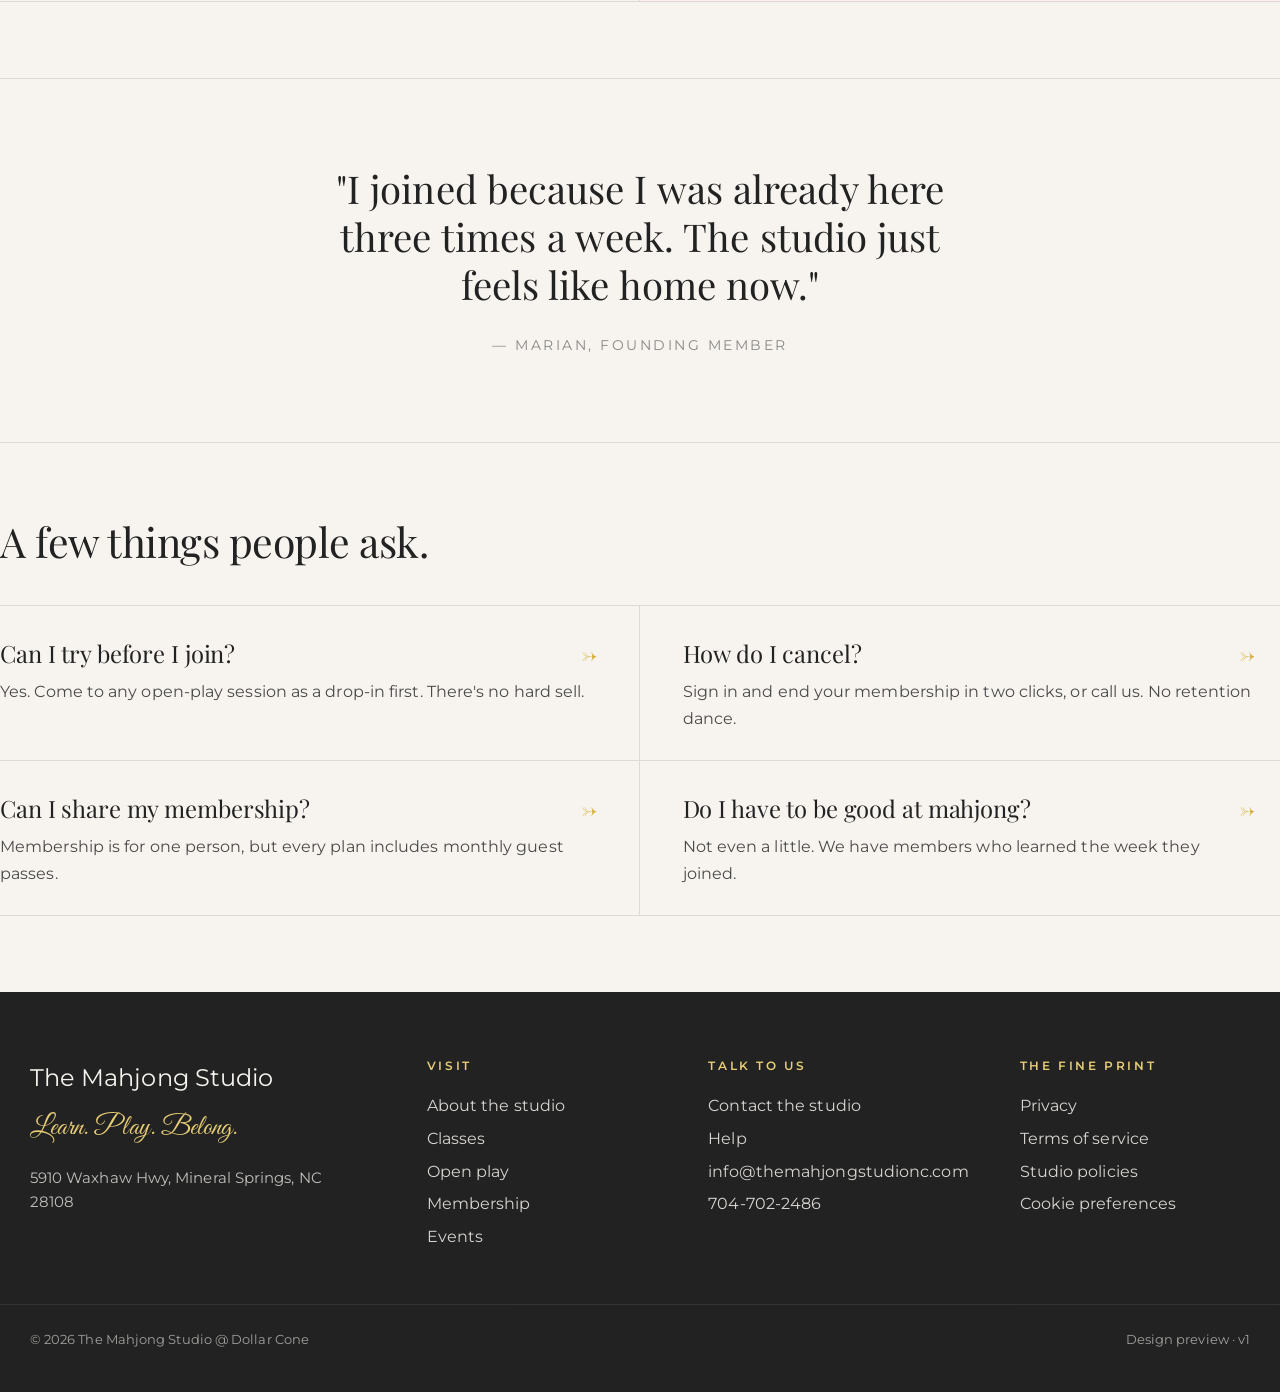
<file: membership.html>
<!doctype html>
<html lang="en">
<head>
  <meta charset="utf-8" />
  <meta name="viewport" content="width=device-width, initial-scale=1" />
  <title>Membership — The Mahjong Studio</title>
  <link rel="stylesheet" href="./_shared.css?v=3" />
</head>
<body>
  <header class="site-nav">
    <div class="shell row">
      <a class="brandmark" href="./index.html">
        <span class="tiles">
          <img src="./assets/mahjong-logo-tile-flower.png" alt="" />
          <img src="./assets/mahjong-logo-tile-sparrow.png" alt="" />
          <img src="./assets/mahjong-logo-tile-peacock.png" alt="" />
        </span>
        <span>
          <span class="name">The Mahjong Studio</span>
          <span class="loc">Mineral Springs, NC</span>
        </span>
      </a>
      <nav>
        <ul class="primary-nav">
          <li><a href="./classes.html">Learn</a></li>
          <li><a href="./sessions.html">Play</a></li>
          <li><a href="./membership.html" aria-current="page">Membership</a></li>
          <li><a href="#">Events</a></li>
          <li><a href="#">Shop</a></li>
          <li><a href="./contact.html">Contact</a></li>
        </ul>
      </nav>
      <ul class="utility-nav">
        <li><a href="./help.html">Help</a></li>
        <li><a class="member" href="#">Member sign in</a></li>
      </ul>
    </div>
  </header>

  <main>
    <section class="page-hero shell-wide" aria-labelledby="member-title">
      <div class="copy">
        <span class="eyebrow gold">Membership</span>
        <h1 id="member-title">Members make the studio.</h1>
        <p class="sub" style="margin-top: 1.6rem;">
          If you play with us often, membership is the friendliest way to do it.
          Two plain tiers, no surprises, cancel anytime.
        </p>

        <div class="actions" style="margin-top: 2rem;">
          <a href="#tiers">
            <span>See what's included</span>
            <span class="arrow">↓</span>
          </a>
        </div>

        <p class="ask">
          Already a member? <a href="#">Sign in →</a>
          &nbsp; · &nbsp;
          Questions before you join? <a href="./contact.html">Ask the studio →</a>
        </p>
      </div>
      <div class="photo">
        <img src="./assets/mahjong-studio-polaroid-friends.png" alt="Members at the studio sharing a quiet moment between hands" />
      </div>
    </section>

    <section class="section shell-wide" id="tiers" aria-labelledby="tiers-title">
      <div class="section-head">
        <h2 id="tiers-title">Two ways to be a member.</h2>
        <p class="meta">
          Same warm welcome either way. Founding members help the studio do more,
          and we say thank you a little louder.
        </p>
      </div>

      <div class="tier-grid">
        <article class="tier">
          <span class="eyebrow gold">Studio member</span>
          <span class="price">$45<small> / month</small></span>
          <h3>For people who play often.</h3>
          <p class="who">A good fit if you come in once or twice most weeks.</p>
          <ul>
            <li>Reserved seats at member nights, no booking needed</li>
            <li>10% off classes, events, and the studio shop</li>
            <li>Member-only Saturday socials each month</li>
            <li>Bring a guest free, once a month</li>
            <li>First word on new events</li>
          </ul>
          <a class="join" href="#">Join as a studio member →</a>
        </article>

        <article class="tier feature">
          <span class="eyebrow coral">Founding member</span>
          <span class="price">$90<small> / month</small></span>
          <h3>For the ones who built this room.</h3>
          <p class="who">For players who want to help the studio grow and want a little extra in return.</p>
          <ul>
            <li>Everything in studio membership</li>
            <li>Two guest passes every month</li>
            <li>Reserved table on member nights</li>
            <li>One private lesson each quarter, on the house</li>
            <li>Your name on our wall of founders</li>
          </ul>
          <a class="join" href="#">Become a founding member →</a>
        </article>
      </div>
    </section>

    <section class="pull">
      <div class="shell">
        <blockquote>
          "I joined because I was already here three times a week. The studio just feels like home now."
        </blockquote>
        <cite>— Marian, founding member</cite>
      </div>
    </section>

    <section class="section shell-wide" aria-labelledby="faq-title" style="border-bottom: 0;">
      <div class="section-head">
        <h2 id="faq-title">A few things people ask.</h2>
      </div>
      <div class="q-list">
        <a href="./help.html">
          <span class="q"><span>Can I try before I join?</span><span class="arrow">→</span></span>
          <span class="a">Yes. Come to any open-play session as a drop-in first. There's no hard sell.</span>
        </a>
        <a href="./help.html">
          <span class="q"><span>How do I cancel?</span><span class="arrow">→</span></span>
          <span class="a">Sign in and end your membership in two clicks, or call us. No retention dance.</span>
        </a>
        <a href="./help.html">
          <span class="q"><span>Can I share my membership?</span><span class="arrow">→</span></span>
          <span class="a">Membership is for one person, but every plan includes monthly guest passes.</span>
        </a>
        <a href="./help.html">
          <span class="q"><span>Do I have to be good at mahjong?</span><span class="arrow">→</span></span>
          <span class="a">Not even a little. We have members who learned the week they joined.</span>
        </a>
      </div>
    </section>
  </main>

  <footer class="site-foot">
    <div class="shell row">
      <div>
        <span class="serif" style="font-size: 1.4rem;">The Mahjong Studio</span>
        <span class="tagline">Learn. Play. Belong.</span>
        <p style="font-size: 0.9rem; opacity: 0.75; max-width: 18rem;">5910 Waxhaw Hwy, Mineral Springs, NC 28108</p>
      </div>
      <div>
        <h4>Visit</h4>
        <a href="./about.html">About the studio</a>
        <a href="./classes.html">Classes</a>
        <a href="./sessions.html">Open play</a>
        <a href="./membership.html">Membership</a>
        <a href="#">Events</a>
      </div>
      <div>
        <h4>Talk to us</h4>
        <a href="./contact.html">Contact the studio</a>
        <a href="./help.html">Help</a>
        <a href="mailto:info@themahjongstudionc.com">info@themahjongstudionc.com</a>
        <a href="tel:7047022486">704-702-2486</a>
      </div>
      <div>
        <h4>The fine print</h4>
        <a href="#">Privacy</a>
        <a href="#">Terms of service</a>
        <a href="#">Studio policies</a>
        <a href="#">Cookie preferences</a>
      </div>
    </div>
    <div class="shell colophon">
      <span>© 2026 The Mahjong Studio @ Dollar Cone</span>
      <span>Design preview · v1</span>
    </div>
  </footer>

  <div class="cookie-banner" id="cookie-banner" role="region" aria-label="Cookie preferences">
    <p>We use cookies for analytics and to remember your preferences. See our <a href="#">privacy notice</a> for details.</p>
    <div class="actions">
      <button type="button" onclick="document.getElementById('cookie-banner').setAttribute('hidden','true'); try{localStorage.setItem('cookies','rejected');}catch(e){}">Reject</button>
      <button type="button" class="primary" onclick="document.getElementById('cookie-banner').setAttribute('hidden','true'); try{localStorage.setItem('cookies','accepted');}catch(e){}">Accept</button>
    </div>
  </div>
  <script>try{if(localStorage.getItem('cookies'))document.getElementById('cookie-banner').setAttribute('hidden','true');}catch(e){}</script>
</body>
</html>
</file>
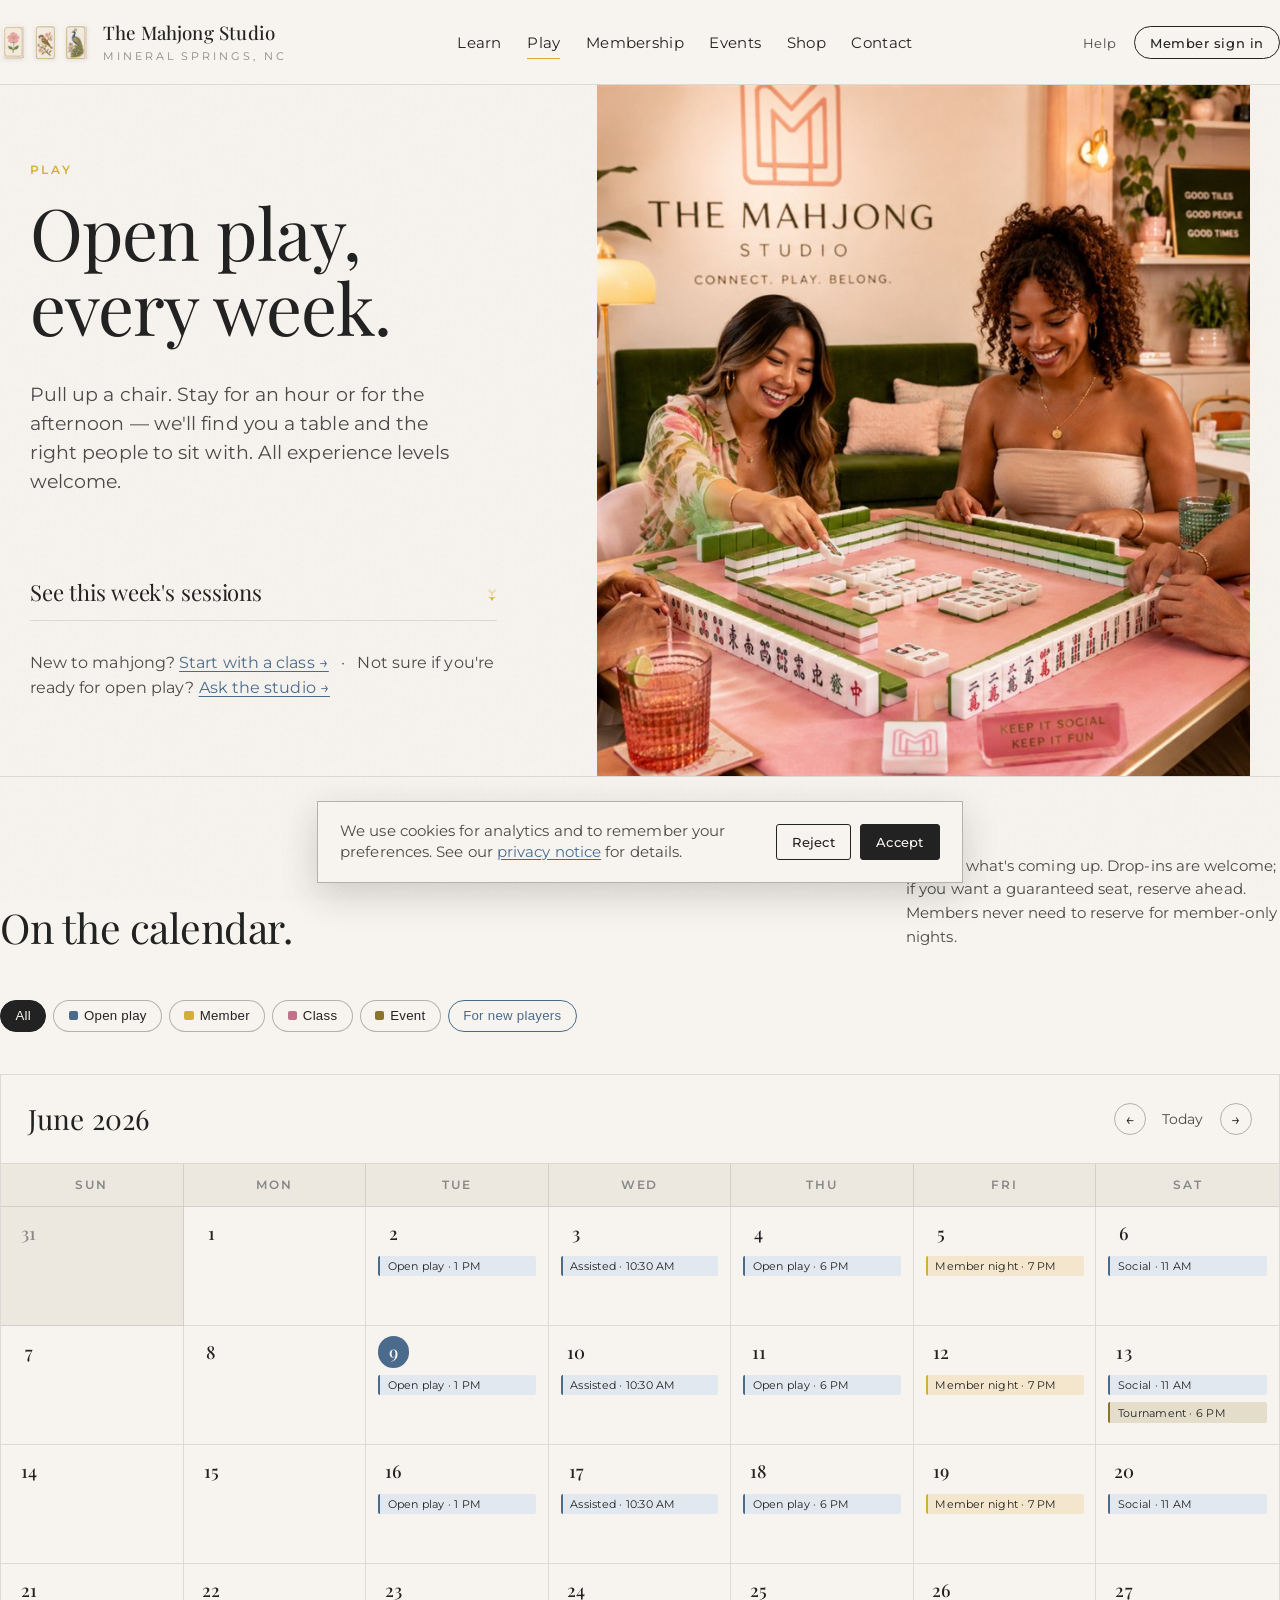
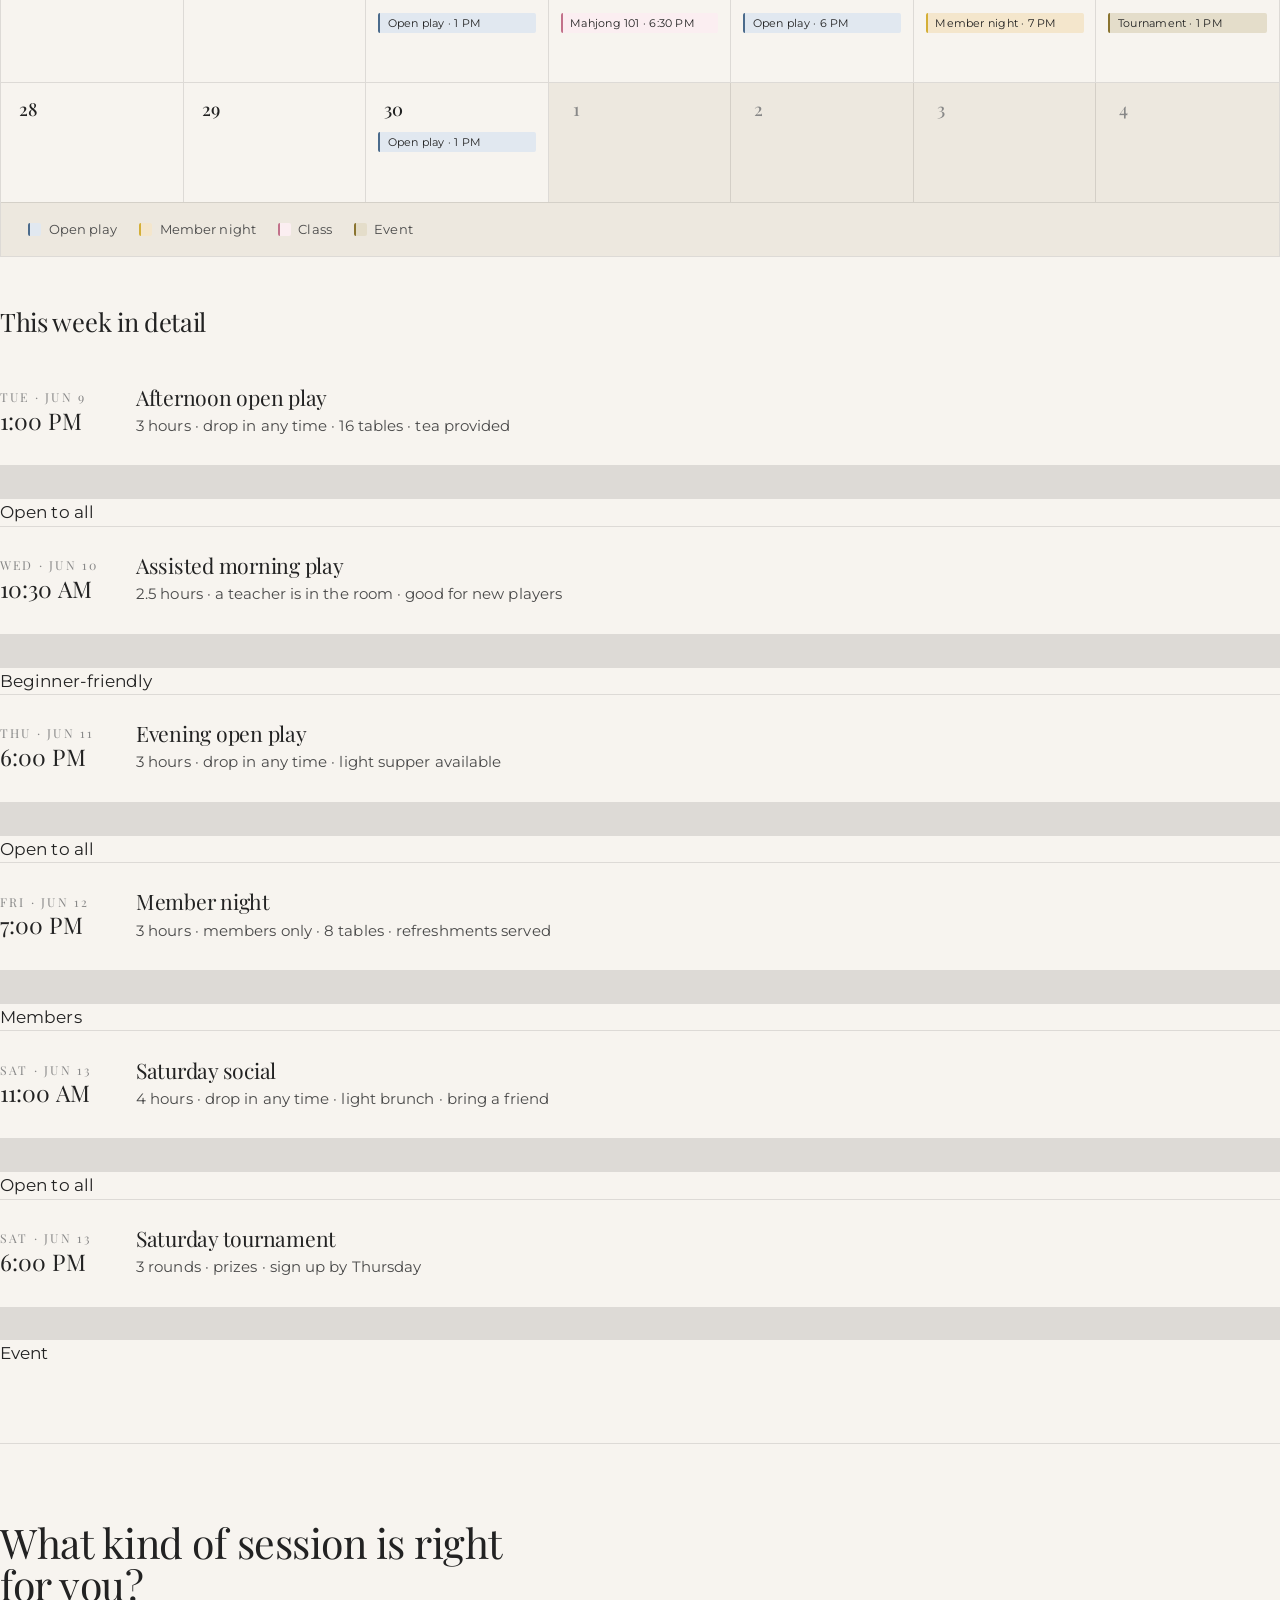
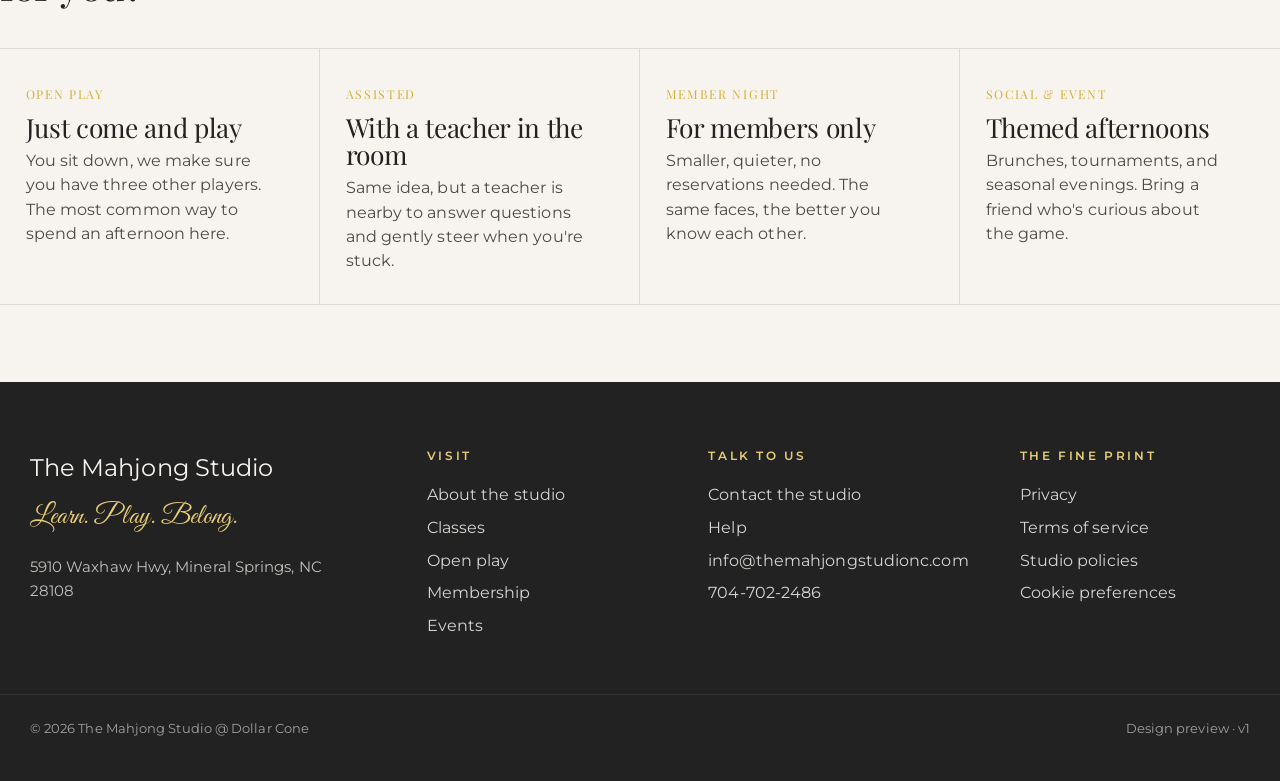
<file: sessions.html>
<!doctype html>
<html lang="en">
<head>
  <meta charset="utf-8" />
  <meta name="viewport" content="width=device-width, initial-scale=1" />
  <title>Open play — The Mahjong Studio</title>
  <link rel="stylesheet" href="./_shared.css?v=3" />
</head>
<body>
  <header class="site-nav">
    <div class="shell row">
      <a class="brandmark" href="./index.html">
        <span class="tiles">
          <img src="./assets/mahjong-logo-tile-flower.png" alt="" />
          <img src="./assets/mahjong-logo-tile-sparrow.png" alt="" />
          <img src="./assets/mahjong-logo-tile-peacock.png" alt="" />
        </span>
        <span>
          <span class="name">The Mahjong Studio</span>
          <span class="loc">Mineral Springs, NC</span>
        </span>
      </a>
      <nav>
        <ul class="primary-nav">
          <li><a href="./classes.html">Learn</a></li>
          <li><a href="./sessions.html" aria-current="page">Play</a></li>
          <li><a href="./membership.html">Membership</a></li>
          <li><a href="#">Events</a></li>
          <li><a href="#">Shop</a></li>
          <li><a href="./contact.html">Contact</a></li>
        </ul>
      </nav>
      <ul class="utility-nav">
        <li><a href="./help.html">Help</a></li>
        <li><a class="member" href="#">Member sign in</a></li>
      </ul>
    </div>
  </header>

  <main>
    <section class="page-hero shell-wide" aria-labelledby="play-title">
      <div class="copy">
        <span class="eyebrow gold">Play</span>
        <h1 id="play-title">Open play, every week.</h1>
        <p class="sub" style="margin-top: 1.6rem;">
          Pull up a chair. Stay for an hour or for the afternoon — we'll find you a table and the right
          people to sit with. All experience levels welcome.
        </p>

        <div class="actions" style="margin-top: 2rem;">
          <a href="#this-week">
            <span>See this week's sessions</span>
            <span class="arrow">↓</span>
          </a>
        </div>

        <p class="ask">
          New to mahjong? <a href="./classes.html">Start with a class →</a>
          &nbsp; · &nbsp;
          Not sure if you're ready for open play? <a href="./contact.html">Ask the studio →</a>
        </p>
      </div>
      <div class="photo">
        <img src="./assets/mahjong-studio-about-community.jpg" alt="Studio members at an open-play session" />
      </div>
    </section>

    <section class="section shell-wide" id="this-week" aria-labelledby="this-week-title">
      <div class="section-head">
        <h2 id="this-week-title">On the calendar.</h2>
        <p class="meta">
          Browse what's coming up. Drop-ins are welcome; if you want a guaranteed seat,
          reserve ahead. Members never need to reserve for member-only nights.
        </p>
      </div>

      <div class="filter-row" role="group" aria-label="Filter sessions">
        <button class="filter-chip active" type="button">All</button>
        <button class="filter-chip" type="button"><span class="dot open" aria-hidden="true"></span>Open play</button>
        <button class="filter-chip" type="button"><span class="dot member" aria-hidden="true"></span>Member</button>
        <button class="filter-chip" type="button"><span class="dot class" aria-hidden="true"></span>Class</button>
        <button class="filter-chip" type="button"><span class="dot event" aria-hidden="true"></span>Event</button>
        <button class="filter-chip new-players" type="button">For new players</button>
      </div>

      <div class="calendar" role="group" aria-label="June 2026 sessions at The Mahjong Studio">
        <header>
          <span class="month">June 2026</span>
          <span class="cal-nav">
            <a href="#" aria-label="Previous month">&larr;</a>
            <span class="today">Today</span>
            <a href="#" aria-label="Next month">&rarr;</a>
          </span>
        </header>
        <div class="dow" aria-hidden="true">
          <span>Sun</span><span>Mon</span><span>Tue</span><span>Wed</span><span>Thu</span><span>Fri</span><span>Sat</span>
        </div>
        <div class="grid">
          <div class="day muted"><span class="date">31</span></div>
          <div class="day"><span class="date">1</span></div>
          <div class="day"><span class="date">2</span><span class="chip open">Open play &middot; 1 PM</span></div>
          <div class="day"><span class="date">3</span><span class="chip open">Assisted &middot; 10:30 AM</span></div>
          <div class="day"><span class="date">4</span><span class="chip open">Open play &middot; 6 PM</span></div>
          <div class="day"><span class="date">5</span><span class="chip member">Member night &middot; 7 PM</span></div>
          <div class="day"><span class="date">6</span><span class="chip open">Social &middot; 11 AM</span></div>

          <div class="day"><span class="date">7</span></div>
          <div class="day"><span class="date">8</span></div>
          <div class="day today">
            <span class="date">9</span>
            <span class="chip open">Open play &middot; 1 PM</span>
          </div>
          <div class="day"><span class="date">10</span><span class="chip open">Assisted &middot; 10:30 AM</span></div>
          <div class="day"><span class="date">11</span><span class="chip open">Open play &middot; 6 PM</span></div>
          <div class="day"><span class="date">12</span><span class="chip member">Member night &middot; 7 PM</span></div>
          <div class="day">
            <span class="date">13</span>
            <span class="chip open">Social &middot; 11 AM</span>
            <span class="chip event">Tournament &middot; 6 PM</span>
          </div>

          <div class="day"><span class="date">14</span></div>
          <div class="day"><span class="date">15</span></div>
          <div class="day"><span class="date">16</span><span class="chip open">Open play &middot; 1 PM</span></div>
          <div class="day"><span class="date">17</span><span class="chip open">Assisted &middot; 10:30 AM</span></div>
          <div class="day"><span class="date">18</span><span class="chip open">Open play &middot; 6 PM</span></div>
          <div class="day"><span class="date">19</span><span class="chip member">Member night &middot; 7 PM</span></div>
          <div class="day"><span class="date">20</span><span class="chip open">Social &middot; 11 AM</span></div>

          <div class="day"><span class="date">21</span></div>
          <div class="day"><span class="date">22</span></div>
          <div class="day"><span class="date">23</span><span class="chip open">Open play &middot; 1 PM</span></div>
          <div class="day"><span class="date">24</span><span class="chip class">Mahjong 101 &middot; 6:30 PM</span></div>
          <div class="day"><span class="date">25</span><span class="chip open">Open play &middot; 6 PM</span></div>
          <div class="day"><span class="date">26</span><span class="chip member">Member night &middot; 7 PM</span></div>
          <div class="day"><span class="date">27</span><span class="chip event">Tournament &middot; 1 PM</span></div>

          <div class="day"><span class="date">28</span></div>
          <div class="day"><span class="date">29</span></div>
          <div class="day"><span class="date">30</span><span class="chip open">Open play &middot; 1 PM</span></div>
          <div class="day muted"><span class="date">1</span></div>
          <div class="day muted"><span class="date">2</span></div>
          <div class="day muted"><span class="date">3</span></div>
          <div class="day muted"><span class="date">4</span></div>
        </div>
        <div class="legend">
          <span class="legend-item"><span class="legend-dot" style="background:var(--blue-soft); border-left-color:var(--blue);"></span> Open play</span>
          <span class="legend-item"><span class="legend-dot" style="background:#f4e6cc; border-left-color:var(--gold);"></span> Member night</span>
          <span class="legend-item"><span class="legend-dot" style="background:var(--blush-soft); border-left-color:#c2718a;"></span> Class</span>
          <span class="legend-item"><span class="legend-dot" style="background:#e4ddca; border-left-color:#8a7430;"></span> Event</span>
        </div>
      </div>

      <h3 style="font-family: 'Playfair Display', Georgia, serif; font-size: 1.5rem; font-weight: 400; margin: 0 0 1.4rem; color: var(--ink);">This week in detail</h3>

      <div class="stack">
        <a class="row-item" href="#">
          <span class="when">
            <span class="day">Tue · Jun 9</span>
            <span class="date">1:00 PM</span>
          </span>
          <span class="body">
            <h4>Afternoon open play</h4>
            <span class="meta">3 hours · drop in any time · 16 tables · tea provided</span>
            <a class="add-cal" href="#" aria-label="Add to your calendar">Add to your calendar</a>
          </span>
          <span class="tag">Open to all</span>
        </a>
        <a class="row-item" href="#">
          <span class="when">
            <span class="day">Wed · Jun 10</span>
            <span class="date">10:30 AM</span>
          </span>
          <span class="body">
            <h4>Assisted morning play</h4>
            <span class="meta">2.5 hours · a teacher is in the room · good for new players</span>
            <a class="add-cal" href="#" aria-label="Add to your calendar">Add to your calendar</a>
          </span>
          <span class="tag">Beginner-friendly</span>
        </a>
        <a class="row-item" href="#">
          <span class="when">
            <span class="day">Thu · Jun 11</span>
            <span class="date">6:00 PM</span>
          </span>
          <span class="body">
            <h4>Evening open play</h4>
            <span class="meta">3 hours · drop in any time · light supper available</span>
            <a class="add-cal" href="#" aria-label="Add to your calendar">Add to your calendar</a>
          </span>
          <span class="tag">Open to all</span>
        </a>
        <a class="row-item" href="#">
          <span class="when">
            <span class="day">Fri · Jun 12</span>
            <span class="date">7:00 PM</span>
          </span>
          <span class="body">
            <h4>Member night</h4>
            <span class="meta">3 hours · members only · 8 tables · refreshments served</span>
            <a class="add-cal" href="#" aria-label="Add to your calendar">Add to your calendar</a>
          </span>
          <span class="tag">Members</span>
        </a>
        <a class="row-item" href="#">
          <span class="when">
            <span class="day">Sat · Jun 13</span>
            <span class="date">11:00 AM</span>
          </span>
          <span class="body">
            <h4>Saturday social</h4>
            <span class="meta">4 hours · drop in any time · light brunch · bring a friend</span>
            <a class="add-cal" href="#" aria-label="Add to your calendar">Add to your calendar</a>
          </span>
          <span class="tag">Open to all</span>
        </a>
        <a class="row-item" href="#">
          <span class="when">
            <span class="day">Sat · Jun 13</span>
            <span class="date">6:00 PM</span>
          </span>
          <span class="body">
            <h4>Saturday tournament</h4>
            <span class="meta">3 rounds · prizes · sign up by Thursday</span>
            <a class="add-cal" href="#" aria-label="Add to your calendar">Add to your calendar</a>
          </span>
          <span class="tag">Event</span>
        </a>
      </div>
    </section>

    <section class="section shell-wide" aria-labelledby="kinds-title" style="border-bottom: 0;">
      <div class="section-head">
        <h2 id="kinds-title">What kind of session is right for you?</h2>
      </div>
      <div class="feature-grid">
        <div class="feature">
          <span class="num">OPEN PLAY</span>
          <h3>Just come and play</h3>
          <p>You sit down, we make sure you have three other players. The most common way to spend an afternoon here.</p>
        </div>
        <div class="feature">
          <span class="num">ASSISTED</span>
          <h3>With a teacher in the room</h3>
          <p>Same idea, but a teacher is nearby to answer questions and gently steer when you're stuck.</p>
        </div>
        <div class="feature">
          <span class="num">MEMBER NIGHT</span>
          <h3>For members only</h3>
          <p>Smaller, quieter, no reservations needed. The same faces, the better you know each other.</p>
        </div>
        <div class="feature">
          <span class="num">SOCIAL & EVENT</span>
          <h3>Themed afternoons</h3>
          <p>Brunches, tournaments, and seasonal evenings. Bring a friend who's curious about the game.</p>
        </div>
      </div>
    </section>
  </main>

  <footer class="site-foot">
    <div class="shell row">
      <div>
        <span class="serif" style="font-size: 1.4rem;">The Mahjong Studio</span>
        <span class="tagline">Learn. Play. Belong.</span>
        <p style="font-size: 0.9rem; opacity: 0.75; max-width: 18rem;">5910 Waxhaw Hwy, Mineral Springs, NC 28108</p>
      </div>
      <div>
        <h4>Visit</h4>
        <a href="./about.html">About the studio</a>
        <a href="./classes.html">Classes</a>
        <a href="./sessions.html">Open play</a>
        <a href="./membership.html">Membership</a>
        <a href="#">Events</a>
      </div>
      <div>
        <h4>Talk to us</h4>
        <a href="./contact.html">Contact the studio</a>
        <a href="./help.html">Help</a>
        <a href="mailto:info@themahjongstudionc.com">info@themahjongstudionc.com</a>
        <a href="tel:7047022486">704-702-2486</a>
      </div>
      <div>
        <h4>The fine print</h4>
        <a href="#">Privacy</a>
        <a href="#">Terms of service</a>
        <a href="#">Studio policies</a>
        <a href="#">Cookie preferences</a>
      </div>
    </div>
    <div class="shell colophon">
      <span>© 2026 The Mahjong Studio @ Dollar Cone</span>
      <span>Design preview · v1</span>
    </div>
  </footer>

  <div class="cookie-banner" id="cookie-banner" role="region" aria-label="Cookie preferences">
    <p>We use cookies for analytics and to remember your preferences. See our <a href="#">privacy notice</a> for details.</p>
    <div class="actions">
      <button type="button" onclick="document.getElementById('cookie-banner').setAttribute('hidden','true'); try{localStorage.setItem('cookies','rejected');}catch(e){}">Reject</button>
      <button type="button" class="primary" onclick="document.getElementById('cookie-banner').setAttribute('hidden','true'); try{localStorage.setItem('cookies','accepted');}catch(e){}">Accept</button>
    </div>
  </div>
  <script>try{if(localStorage.getItem('cookies'))document.getElementById('cookie-banner').setAttribute('hidden','true');}catch(e){}</script>
</body>
</html>
</file>
<file: _shared.css>
/* Design preview for The Mahjong Studio public surface
   Throwaway HTML — open any *.html file in a browser to review.
   Direction: Pam's approved brand kit (Canva asset brief) — Playfair Display
   headings + Montserrat body + cream/blush/dusty-blue/charcoal/gold tokens.
   Generous whitespace, photography-forward, gold as accent only. */

@import url('https://fonts.googleapis.com/css2?family=Playfair+Display:ital,wght@0,400..700;1,400..700&family=Montserrat:wght@300;400;500;600;700&family=Great+Vibes&display=swap');

:root {
  /* Brand tokens — from THE MAHJONG STUDIO Canva brief */
  --cream:        #F7F4EF;
  --cream-soft:   #ede8df;
  --blush:        #F6D6DC;
  --blush-soft:   #fbeef1;
  --blue:         #4B6B8C;
  --blue-deep:    #364d66;
  --blue-soft:    #e1e8f0;
  --charcoal:     #222222;
  --gold:         #D4AF37;
  --gold-soft:    #e7cd76;

  /* Derived */
  --paper:        var(--cream);
  --paper-soft:   var(--blush-soft);
  --ink:          var(--charcoal);
  --ink-soft:     #4a4a4a;
  --ink-faint:    #888888;
  --rule:         rgba(34, 34, 34, 0.12);
  --rule-strong:  rgba(34, 34, 34, 0.32);
  --linen:        #ede1ce;
  --max:          76rem;
}

* { box-sizing: border-box; margin: 0; padding: 0; }

html { font-size: 17px; }

body {
  background: var(--paper);
  color: var(--ink);
  font-family: 'Montserrat', system-ui, sans-serif;
  font-weight: 400;
  line-height: 1.55;
  letter-spacing: 0.005em;
  -webkit-font-smoothing: antialiased;
  text-rendering: optimizeLegibility;
}

/* Subtle paper grain */
body::before {
  content: '';
  position: fixed;
  inset: 0;
  pointer-events: none;
  background-image: url("data:image/svg+xml;utf8,<svg xmlns='http://www.w3.org/2000/svg' width='200' height='200'><filter id='n'><feTurbulence baseFrequency='0.85' numOctaves='2'/><feColorMatrix values='0 0 0 0 0  0 0 0 0 0  0 0 0 0 0  0 0 0 0.035 0'/></filter><rect width='200' height='200' filter='url(%23n)'/></svg>");
  mix-blend-mode: multiply;
  opacity: 0.6;
  z-index: 1;
}

main, header, footer, nav { position: relative; z-index: 2; }

/* Type system */
.script { font-family: 'Great Vibes', cursive; }

h1, h2, h3, h4 {
  font-family: 'Playfair Display', Georgia, serif;
  font-weight: 380;
  letter-spacing: -0.012em;
  line-height: 1.04;
}

.eyebrow {
  font-family: 'Montserrat', sans-serif;
  font-size: 0.72rem;
  text-transform: uppercase;
  letter-spacing: 0.22em;
  font-weight: 600;
  color: var(--ink-soft);
}

.eyebrow.gold { color: var(--gold); }
.eyebrow.coral { color: var(--blue); }
.eyebrow.moss { color: var(--blue); }

/* Layout */
.shell {
  max-width: var(--max);
  margin: 0 auto;
  padding: 0 1.75rem;
}

.shell-wide {
  max-width: 90rem;
  margin: 0 auto;
  padding: 0 1.75rem;
}

/* Top nav — small, dignified */
.site-nav {
  border-bottom: 1px solid var(--rule);
  background: var(--paper);
}

.site-nav .row {
  display: flex;
  align-items: center;
  justify-content: space-between;
  gap: 2rem;
  padding: 1.1rem 0;
}

.brandmark {
  display: flex;
  align-items: center;
  gap: 0.75rem;
  text-decoration: none;
  color: var(--ink);
}

.brandmark .tiles {
  display: flex;
  gap: 0.25rem;
}

.brandmark .tiles img {
  width: 1.6rem;
  height: 2rem;
  object-fit: contain;
  filter: drop-shadow(0 1px 2px rgba(0,0,0,0.08));
}

.brandmark .name {
  font-family: 'Playfair Display', Georgia, serif;
  font-size: 1.1rem;
  font-weight: 460;
  letter-spacing: 0.01em;
}

.brandmark .loc {
  display: block;
  font-size: 0.62rem;
  text-transform: uppercase;
  letter-spacing: 0.28em;
  color: var(--ink-faint);
  margin-top: 0.05rem;
}

.primary-nav {
  display: flex;
  gap: 1.5rem;
  list-style: none;
  align-items: center;
}

.primary-nav a {
  font-size: 0.88rem;
  color: var(--ink);
  text-decoration: none;
  letter-spacing: 0.02em;
  padding: 0.35rem 0;
  border-bottom: 1px solid transparent;
  transition: border-color 200ms ease;
}

.primary-nav a:hover,
.primary-nav a[aria-current='page'] {
  border-bottom-color: var(--gold);
}

.utility-nav {
  display: flex;
  gap: 1rem;
  list-style: none;
  align-items: center;
}

.utility-nav a {
  font-size: 0.78rem;
  color: var(--ink-soft);
  text-decoration: none;
  letter-spacing: 0.04em;
}

.utility-nav .member {
  border: 1px solid var(--ink);
  padding: 0.45rem 0.9rem;
  color: var(--ink);
  border-radius: 999px;
  font-weight: 500;
}

.utility-nav .member:hover { background: var(--ink); color: var(--paper); }

/* Page hero — split, no overlay */
.page-hero {
  display: grid;
  grid-template-columns: minmax(0, 1fr) minmax(0, 1.15fr);
  gap: 0;
  align-items: stretch;
  border-bottom: 1px solid var(--rule);
}

.page-hero .copy {
  padding: 4.5rem 2.5rem 4.5rem 0;
  display: flex;
  flex-direction: column;
  justify-content: center;
  max-width: 30rem;
}

.page-hero .photo {
  position: relative;
  min-height: 32rem;
  background: var(--linen);
}

.page-hero .photo img {
  position: absolute;
  inset: 0;
  width: 100%;
  height: 100%;
  object-fit: cover;
}

.page-hero h1 {
  font-size: clamp(2.6rem, 5.6vw, 4.2rem);
  margin: 0.9rem 0 0.6rem;
}

.page-hero .script {
  font-size: 2.1rem;
  color: var(--blue);
  line-height: 1;
  margin: 0.4rem 0 1.2rem;
  display: inline-block;
}

.page-hero .sub {
  font-size: 1.1rem;
  color: var(--ink-soft);
  max-width: 26rem;
  margin: 0 0 2rem;
}

.page-hero .actions {
  display: flex;
  flex-direction: column;
  gap: 0.6rem;
  margin-bottom: 1.3rem;
}

.page-hero .actions a {
  font-family: 'Playfair Display', Georgia, serif;
  font-size: 1.3rem;
  font-weight: 380;
  letter-spacing: -0.005em;
  color: var(--ink);
  text-decoration: none;
  border-bottom: 1px solid var(--rule);
  padding: 0.6rem 0;
  display: flex;
  justify-content: space-between;
  align-items: center;
  transition: color 200ms ease, border-color 200ms ease;
}

.page-hero .actions a:hover {
  color: var(--blue);
  border-bottom-color: var(--blue);
}

.page-hero .actions a .arrow { color: var(--gold); font-size: 1.2rem; }

.ask {
  font-size: 0.92rem;
  color: var(--ink-soft);
  margin-top: 0.5rem;
}

.ask a {
  color: var(--blue);
  text-decoration: underline;
  text-decoration-thickness: 1px;
  text-underline-offset: 3px;
}

/* Section: feature row */
.section {
  padding: 4.5rem 0;
  border-bottom: 1px solid var(--rule);
}

.section-head {
  display: flex;
  justify-content: space-between;
  align-items: flex-end;
  margin-bottom: 2.5rem;
  gap: 2rem;
  flex-wrap: wrap;
}

.section-head h2 {
  font-size: clamp(1.9rem, 3.2vw, 2.6rem);
  max-width: 32rem;
}

.section-head .meta {
  font-size: 0.9rem;
  color: var(--ink-soft);
  max-width: 22rem;
}

/* Feature grid — typographic blocks, not boxes; supports 4–5 cards */
.feature-grid {
  display: grid;
  grid-template-columns: repeat(auto-fit, minmax(14rem, 1fr));
  gap: 0;
  border-top: 1px solid var(--rule);
}

.feature {
  padding: 1.8rem 1.5rem 1.8rem 1.5rem;
  border-right: 1px solid var(--rule);
  border-bottom: 1px solid var(--rule);
  text-decoration: none;
  color: var(--ink);
  display: block;
  position: relative;
  background: var(--paper);
}

.feature:last-child { border-right: 0; }

.feature .num {
  font-family: 'Playfair Display', Georgia, serif;
  font-size: 0.72rem;
  color: var(--gold);
  letter-spacing: 0.14em;
}

.feature h3 {
  font-size: 1.55rem;
  margin: 0.45rem 0 0.45rem;
  font-weight: 380;
}

.feature p {
  color: var(--ink-soft);
  font-size: 0.92rem;
  max-width: 14rem;
}

.feature .more {
  font-size: 0.82rem;
  color: var(--blue);
  margin-top: 0.9rem;
  display: inline-block;
  border-bottom: 1px solid transparent;
}

.feature:hover .more { border-bottom-color: var(--blue); }

/* Studio block */
.studio-card {
  display: grid;
  grid-template-columns: 1fr 1fr;
  gap: 3rem;
  padding: 4.5rem 0;
  border-bottom: 1px solid var(--rule);
  align-items: center;
}

.studio-card .meta {
  display: grid;
  grid-template-columns: max-content 1fr;
  gap: 0.6rem 1.5rem;
  margin-top: 1.6rem;
  font-size: 0.95rem;
}

.studio-card .meta dt {
  font-size: 0.72rem;
  text-transform: uppercase;
  letter-spacing: 0.18em;
  color: var(--ink-faint);
  padding-top: 0.18rem;
}

.studio-card .meta dd { color: var(--ink); }

.studio-card .photo {
  position: relative;
  aspect-ratio: 5 / 4;
  background: var(--linen);
  overflow: hidden;
}

.studio-card .photo img {
  position: absolute;
  inset: 0;
  width: 100%;
  height: 100%;
  object-fit: cover;
}

/* Footer */
.site-foot {
  background: var(--ink);
  color: var(--paper);
  padding: 4rem 0 2.5rem;
  margin-top: 0;
}

.site-foot .row {
  display: grid;
  grid-template-columns: 1.5fr 1fr 1fr 1fr;
  gap: 3rem;
}

.site-foot h4 {
  font-family: 'Montserrat', sans-serif;
  font-size: 0.7rem;
  text-transform: uppercase;
  letter-spacing: 0.22em;
  color: var(--gold-soft);
  font-weight: 600;
  margin-bottom: 1rem;
}

.site-foot a {
  color: var(--paper);
  text-decoration: none;
  font-size: 0.92rem;
  display: block;
  padding: 0.25rem 0;
  opacity: 0.85;
}

.site-foot a:hover { opacity: 1; }

.site-foot .tagline {
  font-family: 'Great Vibes', cursive;
  font-size: 1.65rem;
  color: var(--gold-soft);
  display: block;
  margin: 0.5rem 0 1rem;
}

.site-foot .colophon {
  border-top: 1px solid rgba(251, 246, 237, 0.14);
  margin-top: 3rem;
  padding-top: 1.4rem;
  font-size: 0.78rem;
  opacity: 0.6;
  display: flex;
  justify-content: space-between;
}

/* Lists (used on classes/sessions/help/membership) */
.stack { display: grid; gap: 1px; background: var(--rule); }
.stack > * { background: var(--paper); }

.row-item {
  display: grid;
  grid-template-columns: 6rem 1fr auto;
  gap: 2rem;
  padding: 1.6rem 0;
  align-items: center;
  text-decoration: none;
  color: var(--ink);
}

.row-item .when {
  font-family: 'Playfair Display', Georgia, serif;
  color: var(--ink);
}

.row-item .when .day {
  font-size: 0.72rem;
  text-transform: uppercase;
  letter-spacing: 0.18em;
  color: var(--ink-faint);
  display: block;
  margin-bottom: 0.15rem;
}

.row-item .when .date {
  font-size: 1.35rem;
  line-height: 1;
}

.row-item .body h4 {
  font-size: 1.25rem;
  font-weight: 380;
  margin-bottom: 0.25rem;
}

.row-item .body .meta {
  font-size: 0.86rem;
  color: var(--ink-soft);
}

.row-item .tag {
  font-size: 0.72rem;
  text-transform: uppercase;
  letter-spacing: 0.16em;
  color: var(--ink-soft);
  border: 1px solid var(--rule-strong);
  padding: 0.32rem 0.7rem;
  border-radius: 999px;
}

.row-item:hover .body h4 { color: var(--blue); }

/* Help: questions */
.q-list {
  display: grid;
  grid-template-columns: repeat(2, minmax(0, 1fr));
  gap: 0;
  border-top: 1px solid var(--rule);
}

.q-list a {
  padding: 1.7rem 1.5rem 1.7rem 0;
  border-bottom: 1px solid var(--rule);
  color: var(--ink);
  text-decoration: none;
  display: block;
}

.q-list a:nth-child(odd) { padding-right: 2.5rem; border-right: 1px solid var(--rule); }
.q-list a:nth-child(even) { padding-left: 2.5rem; }

.q-list .q {
  font-family: 'Playfair Display', Georgia, serif;
  font-size: 1.4rem;
  font-weight: 380;
  letter-spacing: -0.005em;
  color: var(--ink);
  margin-bottom: 0.4rem;
  display: flex;
  justify-content: space-between;
}

.q-list .q .arrow { color: var(--gold); }
.q-list .a { color: var(--ink-soft); font-size: 0.92rem; max-width: 28rem; }
.q-list a:hover .q { color: var(--blue); }

/* Contact */
.contact-grid {
  display: grid;
  grid-template-columns: 1fr 1fr;
  gap: 4rem;
  padding: 4.5rem 0;
}

.contact-cards {
  display: grid;
  gap: 0;
}

.contact-card {
  padding: 1.6rem 0;
  border-bottom: 1px solid var(--rule);
  display: grid;
  grid-template-columns: 6.5rem 1fr;
  gap: 1.5rem;
  align-items: baseline;
}

.contact-card:last-child { border-bottom: 0; }

.contact-card dt {
  font-size: 0.72rem;
  text-transform: uppercase;
  letter-spacing: 0.22em;
  color: var(--ink-faint);
  font-weight: 600;
  padding-top: 0.3rem;
}

.contact-card dd .big {
  font-family: 'Playfair Display', Georgia, serif;
  font-size: 1.45rem;
  font-weight: 380;
  color: var(--ink);
}

.contact-card dd a { color: var(--ink); text-decoration: none; border-bottom: 1px solid var(--gold); padding-bottom: 0.1rem; }
.contact-card dd a:hover { color: var(--blue); border-bottom-color: var(--blue); }
.contact-card dd small { display: block; color: var(--ink-soft); font-size: 0.85rem; margin-top: 0.35rem; }

.contact-form {
  background: var(--paper-soft);
  padding: 2.5rem;
  border: 1px solid var(--rule);
}

.contact-form h3 { font-size: 1.6rem; margin-bottom: 1.2rem; }

.contact-form label {
  display: block;
  margin-bottom: 1rem;
}

.contact-form label span {
  font-size: 0.74rem;
  text-transform: uppercase;
  letter-spacing: 0.18em;
  color: var(--ink-soft);
  font-weight: 600;
  display: block;
  margin-bottom: 0.35rem;
}

.contact-form input,
.contact-form textarea,
.contact-form select {
  width: 100%;
  background: var(--paper);
  border: 1px solid var(--rule-strong);
  font-family: inherit;
  font-size: 0.95rem;
  color: var(--ink);
  padding: 0.7rem 0.9rem;
}

.contact-form textarea { min-height: 7rem; resize: vertical; }

.contact-form button {
  border: 0;
  background: var(--ink);
  color: var(--paper);
  padding: 0.85rem 1.4rem;
  font-family: 'Playfair Display', Georgia, serif;
  font-size: 1.05rem;
  cursor: pointer;
  letter-spacing: 0.005em;
  margin-top: 0.6rem;
}

.contact-form button:hover { background: var(--blue); }

/* Membership tiers */
.tier-grid {
  display: grid;
  grid-template-columns: repeat(2, minmax(0, 1fr));
  gap: 0;
  border-top: 1px solid var(--rule);
}

.tier {
  padding: 2.5rem;
  border-bottom: 1px solid var(--rule);
  border-right: 1px solid var(--rule);
}

.tier:nth-child(even) { border-right: 0; }

.tier .price {
  font-family: 'Playfair Display', Georgia, serif;
  font-size: 3.2rem;
  font-weight: 380;
  line-height: 1;
  display: block;
  margin: 0.6rem 0 0.2rem;
}

.tier .price small {
  font-size: 0.9rem;
  font-family: 'Montserrat', sans-serif;
  color: var(--ink-soft);
  letter-spacing: 0.02em;
}

.tier h3 { font-size: 1.55rem; margin-bottom: 0.4rem; }
.tier .who { color: var(--ink-soft); margin-bottom: 1.4rem; font-size: 0.95rem; }
.tier ul { list-style: none; padding: 0; }
.tier li { padding: 0.5rem 0; border-top: 1px solid var(--rule); font-size: 0.95rem; }
.tier li:first-child { border-top: 0; }
.tier .join {
  display: inline-block;
  margin-top: 1.4rem;
  font-family: 'Playfair Display', Georgia, serif;
  font-size: 1.1rem;
  font-weight: 380;
  color: var(--blue);
  text-decoration: none;
  border-bottom: 1px solid var(--blue);
  padding-bottom: 0.15rem;
}

.tier.feature { background: var(--paper-soft); }

/* "Right now at the studio" strip — homepage hero footer */
.rightnow {
  background: var(--blue);
  color: var(--paper);
  padding: 0.95rem 1.75rem;
}

.rightnow .shell-wide {
  display: flex;
  align-items: center;
  gap: 1.2rem;
  flex-wrap: wrap;
  padding: 0;
}

.rightnow .pulse {
  display: inline-flex;
  align-items: center;
  gap: 0.45rem;
  font-size: 0.7rem;
  text-transform: uppercase;
  letter-spacing: 0.2em;
  font-weight: 600;
  color: var(--gold-soft);
}

.rightnow .pulse-dot {
  width: 0.55rem;
  height: 0.55rem;
  background: var(--gold);
  border-radius: 50%;
  box-shadow: 0 0 0 0 rgba(212, 175, 55, 0.6);
  animation: pulse 2.2s ease-out infinite;
}

@keyframes pulse {
  70%  { box-shadow: 0 0 0 0.55rem rgba(212, 175, 55, 0); }
  100% { box-shadow: 0 0 0 0 rgba(212, 175, 55, 0); }
}

.rightnow .now-text {
  font-family: 'Playfair Display', Georgia, serif;
  font-size: 1.15rem;
  font-weight: 400;
  flex: 1;
  min-width: 0;
}

.rightnow .now-text .sep { color: var(--gold-soft); margin: 0 0.55rem; }

.rightnow a {
  color: var(--paper);
  text-decoration: none;
  border-bottom: 1px solid var(--gold);
  padding-bottom: 0.1rem;
  font-size: 0.9rem;
  font-weight: 500;
  letter-spacing: 0.02em;
  white-space: nowrap;
}

.rightnow a:hover { color: var(--gold-soft); }

/* Filter chips — sessions and classes */
.filter-row {
  display: flex;
  gap: 0.4rem;
  flex-wrap: wrap;
  margin-bottom: 2rem;
  padding: 0.5rem 0;
}

.filter-chip {
  display: inline-flex;
  align-items: center;
  gap: 0.35rem;
  padding: 0.45rem 0.85rem;
  border: 1px solid var(--rule-strong);
  background: var(--paper);
  color: var(--ink);
  font-size: 0.78rem;
  font-weight: 500;
  letter-spacing: 0.02em;
  border-radius: 999px;
  text-decoration: none;
  transition: background 200ms ease, border-color 200ms ease, color 200ms ease;
  cursor: pointer;
}

.filter-chip .dot {
  width: 0.55rem;
  height: 0.55rem;
  border-radius: 2px;
  flex-shrink: 0;
}

.filter-chip.active,
.filter-chip:hover {
  background: var(--ink);
  color: var(--paper);
  border-color: var(--ink);
}

.filter-chip .dot.open    { background: var(--blue); }
.filter-chip .dot.member  { background: var(--gold); }
.filter-chip .dot.class   { background: #c2718a; }
.filter-chip .dot.event   { background: #8a7430; }

.filter-chip.new-players {
  border-color: var(--blue);
  color: var(--blue);
}

.filter-chip.new-players:hover,
.filter-chip.new-players.active {
  background: var(--blue);
  color: var(--paper);
}

/* "Add to calendar" inline link on rows */
.add-cal {
  display: inline-flex;
  align-items: center;
  gap: 0.3rem;
  font-size: 0.72rem;
  color: var(--blue);
  text-decoration: none;
  letter-spacing: 0.04em;
  margin-top: 0.4rem;
  opacity: 0;
  transition: opacity 200ms ease;
}

.row-item:hover .add-cal,
.row-item:focus-within .add-cal { opacity: 1; }

.add-cal::before {
  content: "⊞";
  font-size: 0.95rem;
  color: var(--gold);
}

.add-cal:hover { color: var(--blue-deep); }

/* Cookie banner — bottom-fixed, dismissible */
.cookie-banner {
  position: fixed;
  bottom: 1rem;
  left: 1rem;
  right: 1rem;
  max-width: 38rem;
  margin: 0 auto;
  background: var(--paper);
  border: 1px solid var(--rule-strong);
  box-shadow: 0 12px 36px rgba(34, 34, 34, 0.18);
  padding: 1.1rem 1.3rem;
  z-index: 9999;
  display: flex;
  align-items: center;
  gap: 1.2rem;
  flex-wrap: wrap;
  font-size: 0.86rem;
}

.cookie-banner[hidden] { display: none; }

.cookie-banner p {
  margin: 0;
  color: var(--ink-soft);
  flex: 1;
  min-width: 14rem;
  line-height: 1.45;
}

.cookie-banner p a { color: var(--blue); text-decoration: underline; text-underline-offset: 2px; }

.cookie-banner .actions {
  display: inline-flex;
  gap: 0.5rem;
}

.cookie-banner button {
  font-family: 'Montserrat', sans-serif;
  font-size: 0.78rem;
  font-weight: 500;
  letter-spacing: 0.02em;
  padding: 0.55rem 0.9rem;
  border-radius: 3px;
  cursor: pointer;
  border: 1px solid var(--ink);
  background: var(--paper);
  color: var(--ink);
  transition: background 200ms ease, color 200ms ease;
}

.cookie-banner button:hover { background: var(--ink); color: var(--paper); }

.cookie-banner button.primary {
  background: var(--ink);
  color: var(--paper);
}

.cookie-banner button.primary:hover { background: var(--blue); border-color: var(--blue); }

/* About-page first-visit walkthrough */
.walkthrough {
  display: grid;
  grid-template-columns: repeat(auto-fit, minmax(15rem, 1fr));
  gap: 0;
  border-top: 1px solid var(--rule);
}

.walkthrough .step {
  padding: 2rem 1.6rem;
  border-right: 1px solid var(--rule);
  border-bottom: 1px solid var(--rule);
  background: var(--paper);
}

.walkthrough .step:last-child { border-right: 0; }

.walkthrough .step-num {
  font-family: 'Playfair Display', Georgia, serif;
  font-size: 2.4rem;
  color: var(--gold);
  display: block;
  margin-bottom: 0.5rem;
  line-height: 1;
}

.walkthrough .step h3 {
  font-size: 1.3rem;
  margin-bottom: 0.4rem;
}

.walkthrough .step p {
  color: var(--ink-soft);
  font-size: 0.92rem;
  line-height: 1.55;
}

/* Calendar (sessions page month view) */
.calendar {
  border: 1px solid var(--rule);
  background: var(--paper);
  margin-bottom: 3rem;
}

.calendar > header {
  display: flex;
  justify-content: space-between;
  align-items: center;
  padding: 1.3rem 1.6rem;
  border-bottom: 1px solid var(--rule);
}

.calendar .month {
  font-family: 'Playfair Display', Georgia, serif;
  font-size: 1.65rem;
  font-weight: 400;
}

.calendar .cal-nav {
  display: inline-flex;
  align-items: center;
  gap: 0.4rem;
  font-size: 0.85rem;
  color: var(--ink-soft);
}

.calendar .cal-nav a {
  display: inline-flex;
  align-items: center;
  justify-content: center;
  width: 1.9rem;
  height: 1.9rem;
  border: 1px solid var(--rule-strong);
  color: var(--ink);
  text-decoration: none;
  border-radius: 999px;
  font-size: 0.95rem;
  transition: background 200ms ease, color 200ms ease;
}

.calendar .cal-nav a:hover { background: var(--blue); color: var(--paper); border-color: var(--blue); }
.calendar .cal-nav .today { padding: 0 0.55rem; }

.calendar .dow {
  display: grid;
  grid-template-columns: repeat(7, 1fr);
  border-bottom: 1px solid var(--rule);
  background: var(--cream-soft);
}

.calendar .dow span {
  padding: 0.7rem 0.5rem;
  text-align: center;
  font-size: 0.7rem;
  text-transform: uppercase;
  letter-spacing: 0.16em;
  color: var(--ink-faint);
  font-weight: 600;
  border-right: 1px solid var(--rule);
}

.calendar .dow span:last-child { border-right: 0; }

.calendar .grid {
  display: grid;
  grid-template-columns: repeat(7, 1fr);
}

.calendar .day {
  min-height: 7rem;
  padding: 0.6rem 0.7rem;
  border-right: 1px solid var(--rule);
  border-bottom: 1px solid var(--rule);
  background: var(--paper);
  display: flex;
  flex-direction: column;
  gap: 0.4rem;
}

.calendar .day:nth-child(7n) { border-right: 0; }
.calendar .grid > .day:nth-last-child(-n+7) { border-bottom: 0; }

.calendar .day.muted {
  background: var(--cream-soft);
  color: var(--ink-faint);
}

.calendar .day .date {
  font-family: 'Playfair Display', Georgia, serif;
  font-size: 1.05rem;
  font-weight: 500;
  width: 1.85rem;
  height: 1.85rem;
  line-height: 1.85rem;
  text-align: center;
  border-radius: 999px;
  display: inline-block;
}

.calendar .day.today .date {
  background: var(--blue);
  color: var(--paper);
}

.calendar .chip {
  font-family: 'Montserrat', sans-serif;
  font-size: 0.66rem;
  letter-spacing: 0.02em;
  padding: 0.2rem 0.45rem;
  border-radius: 2px;
  line-height: 1.25;
  display: inline-block;
  border-left: 2px solid transparent;
  text-decoration: none;
  color: var(--ink);
}

.calendar .chip.open    { background: var(--blue-soft);  border-left-color: var(--blue); }
.calendar .chip.member  { background: #f4e6cc;           border-left-color: var(--gold); }
.calendar .chip.class   { background: var(--blush-soft); border-left-color: #c2718a; }
.calendar .chip.event   { background: #e4ddca;           border-left-color: #8a7430; }

.calendar .chip:hover { filter: brightness(0.97); }

.calendar .legend {
  display: flex;
  gap: 1.3rem;
  flex-wrap: wrap;
  padding: 0.95rem 1.6rem;
  border-top: 1px solid var(--rule);
  background: var(--cream-soft);
  font-size: 0.78rem;
  color: var(--ink-soft);
}

.calendar .legend-item {
  display: inline-flex;
  align-items: center;
  gap: 0.45rem;
}

.calendar .legend-dot {
  width: 0.75rem;
  height: 0.75rem;
  border-radius: 2px;
  border-left: 2px solid var(--rule-strong);
}

@media (max-width: 880px) {
  .calendar .day { min-height: 5rem; padding: 0.4rem 0.45rem; gap: 0.3rem; }
  .calendar .day .date { font-size: 0.9rem; width: 1.5rem; height: 1.5rem; line-height: 1.5rem; }
  .calendar .chip { font-size: 0.58rem; padding: 0.14rem 0.32rem; }
  .calendar .month { font-size: 1.3rem; }
  .calendar > header { padding: 1rem; }
  .calendar .dow span { font-size: 0.6rem; padding: 0.5rem 0.2rem; }
}

/* Pull-quote (used on a few pages) */
.pull {
  padding: 5rem 0;
  border-bottom: 1px solid var(--rule);
  text-align: center;
}

.pull blockquote {
  font-family: 'Playfair Display', Georgia, serif;
  font-size: clamp(1.6rem, 3vw, 2.4rem);
  font-weight: 380;
  line-height: 1.25;
  max-width: 40rem;
  margin: 0 auto;
  color: var(--ink);
}

.pull cite {
  font-style: normal;
  font-size: 0.82rem;
  letter-spacing: 0.18em;
  text-transform: uppercase;
  color: var(--ink-faint);
  margin-top: 1.6rem;
  display: block;
}

/* Cover page (index) */
.cover {
  min-height: 100vh;
  display: flex;
  flex-direction: column;
  justify-content: center;
  padding: 4rem 0;
}

.cover .eyebrow { margin-bottom: 1.2rem; }
.cover h1 { font-size: clamp(3rem, 7vw, 5.4rem); max-width: 22ch; margin-bottom: 1.4rem; }
.cover .lede { font-size: 1.2rem; color: var(--ink-soft); max-width: 38rem; margin-bottom: 3rem; }

.cover-grid {
  display: grid;
  grid-template-columns: repeat(3, minmax(0, 1fr));
  gap: 0;
  border-top: 1px solid var(--rule);
}

.cover-grid a {
  display: block;
  padding: 1.8rem 1.5rem 1.8rem 0;
  text-decoration: none;
  color: var(--ink);
  border-right: 1px solid var(--rule);
  border-bottom: 1px solid var(--rule);
}

.cover-grid a:nth-child(3n) { border-right: 0; }

.cover-grid .num {
  font-family: 'Playfair Display', Georgia, serif;
  font-size: 0.72rem;
  color: var(--gold);
  letter-spacing: 0.14em;
}

.cover-grid h3 { font-size: 1.6rem; font-weight: 380; margin: 0.4rem 0 0.4rem; }
.cover-grid p { font-size: 0.9rem; color: var(--ink-soft); }
.cover-grid a:hover h3 { color: var(--blue); }

/* Responsive */
@media (max-width: 880px) {
  .page-hero { grid-template-columns: 1fr; }
  .page-hero .copy { padding: 3rem 0; max-width: none; }
  .page-hero .photo { min-height: 22rem; order: -1; }
  .feature-grid { grid-template-columns: repeat(2, 1fr); }
  .feature { border-right: 0; border-bottom: 1px solid var(--rule); }
  .studio-card { grid-template-columns: 1fr; }
  .q-list { grid-template-columns: 1fr; }
  .q-list a:nth-child(odd) { padding-right: 0; border-right: 0; }
  .q-list a:nth-child(even) { padding-left: 0; }
  .contact-grid { grid-template-columns: 1fr; }
  .site-foot .row { grid-template-columns: 1fr 1fr; }
  .tier-grid { grid-template-columns: 1fr; }
  .tier { border-right: 0; }
  .cover-grid { grid-template-columns: 1fr; }
  .cover-grid a { border-right: 0; }
  .primary-nav { display: none; }
}
</file>
